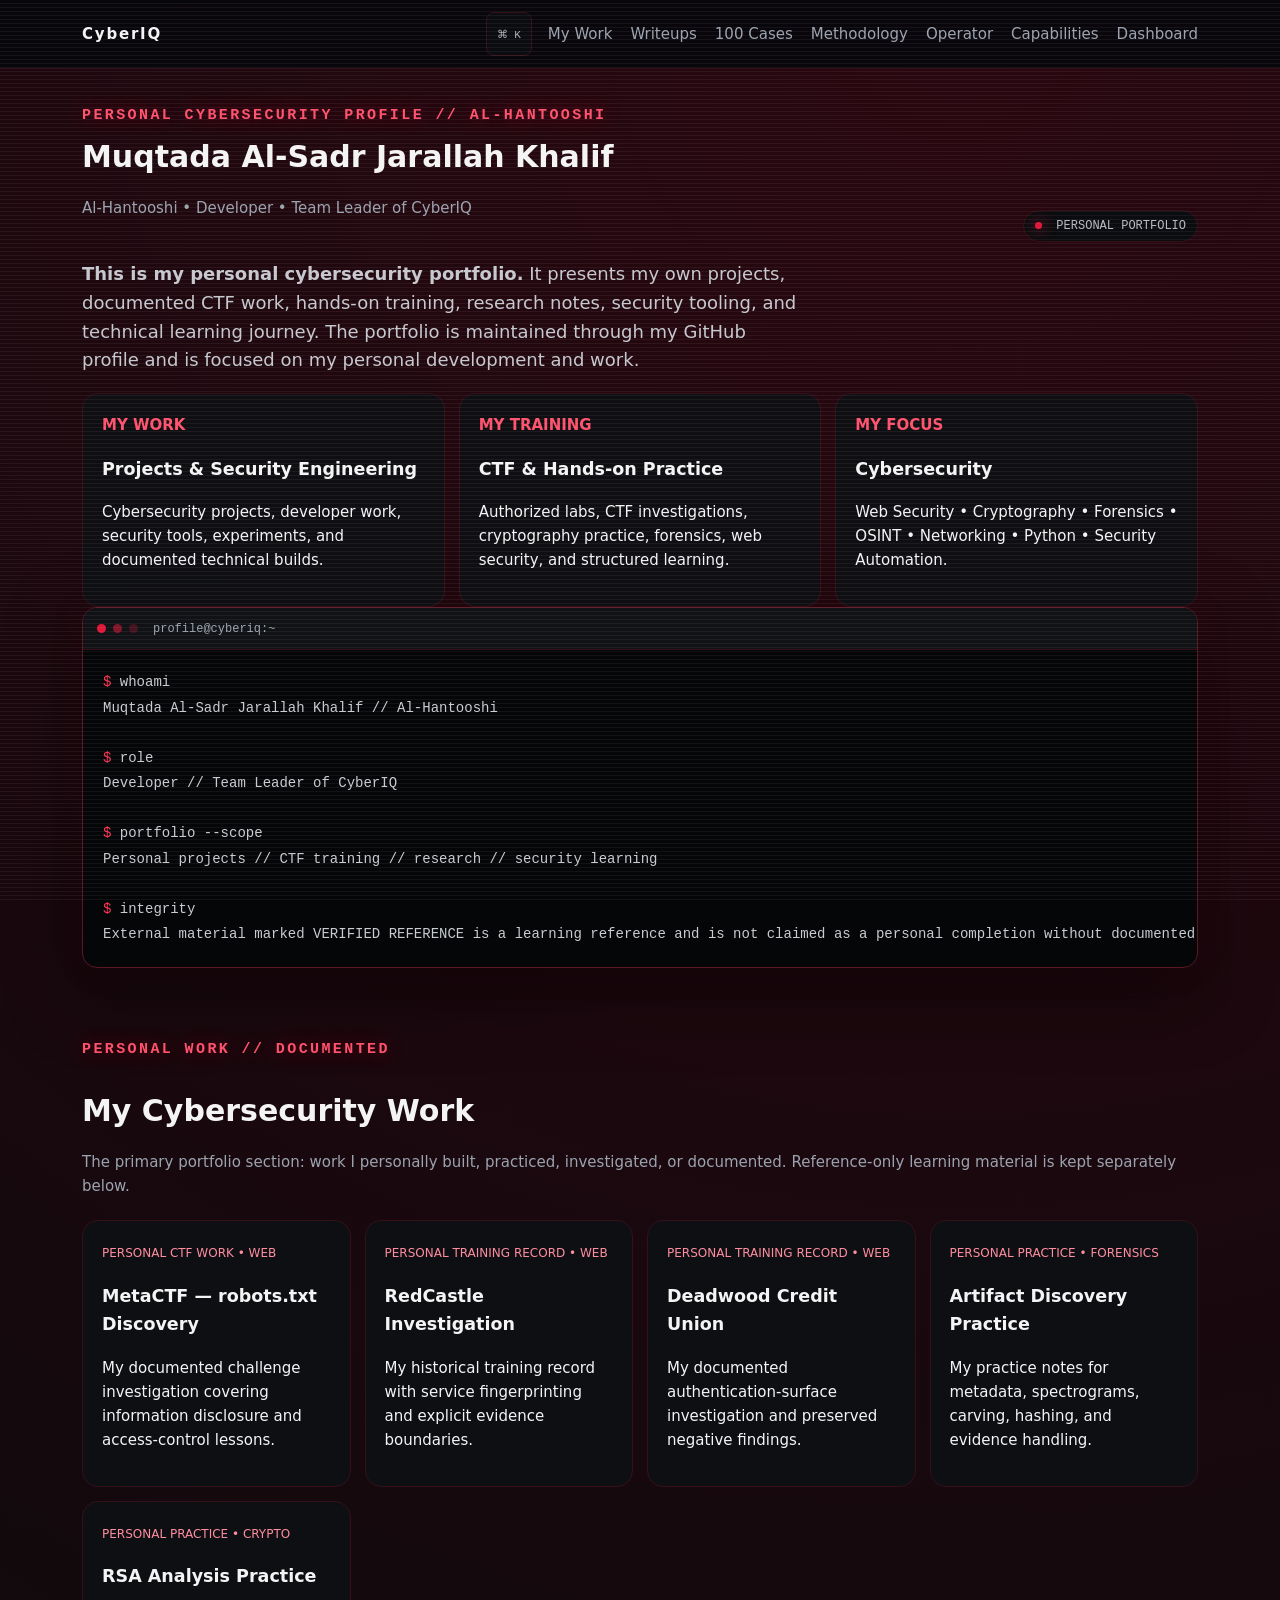
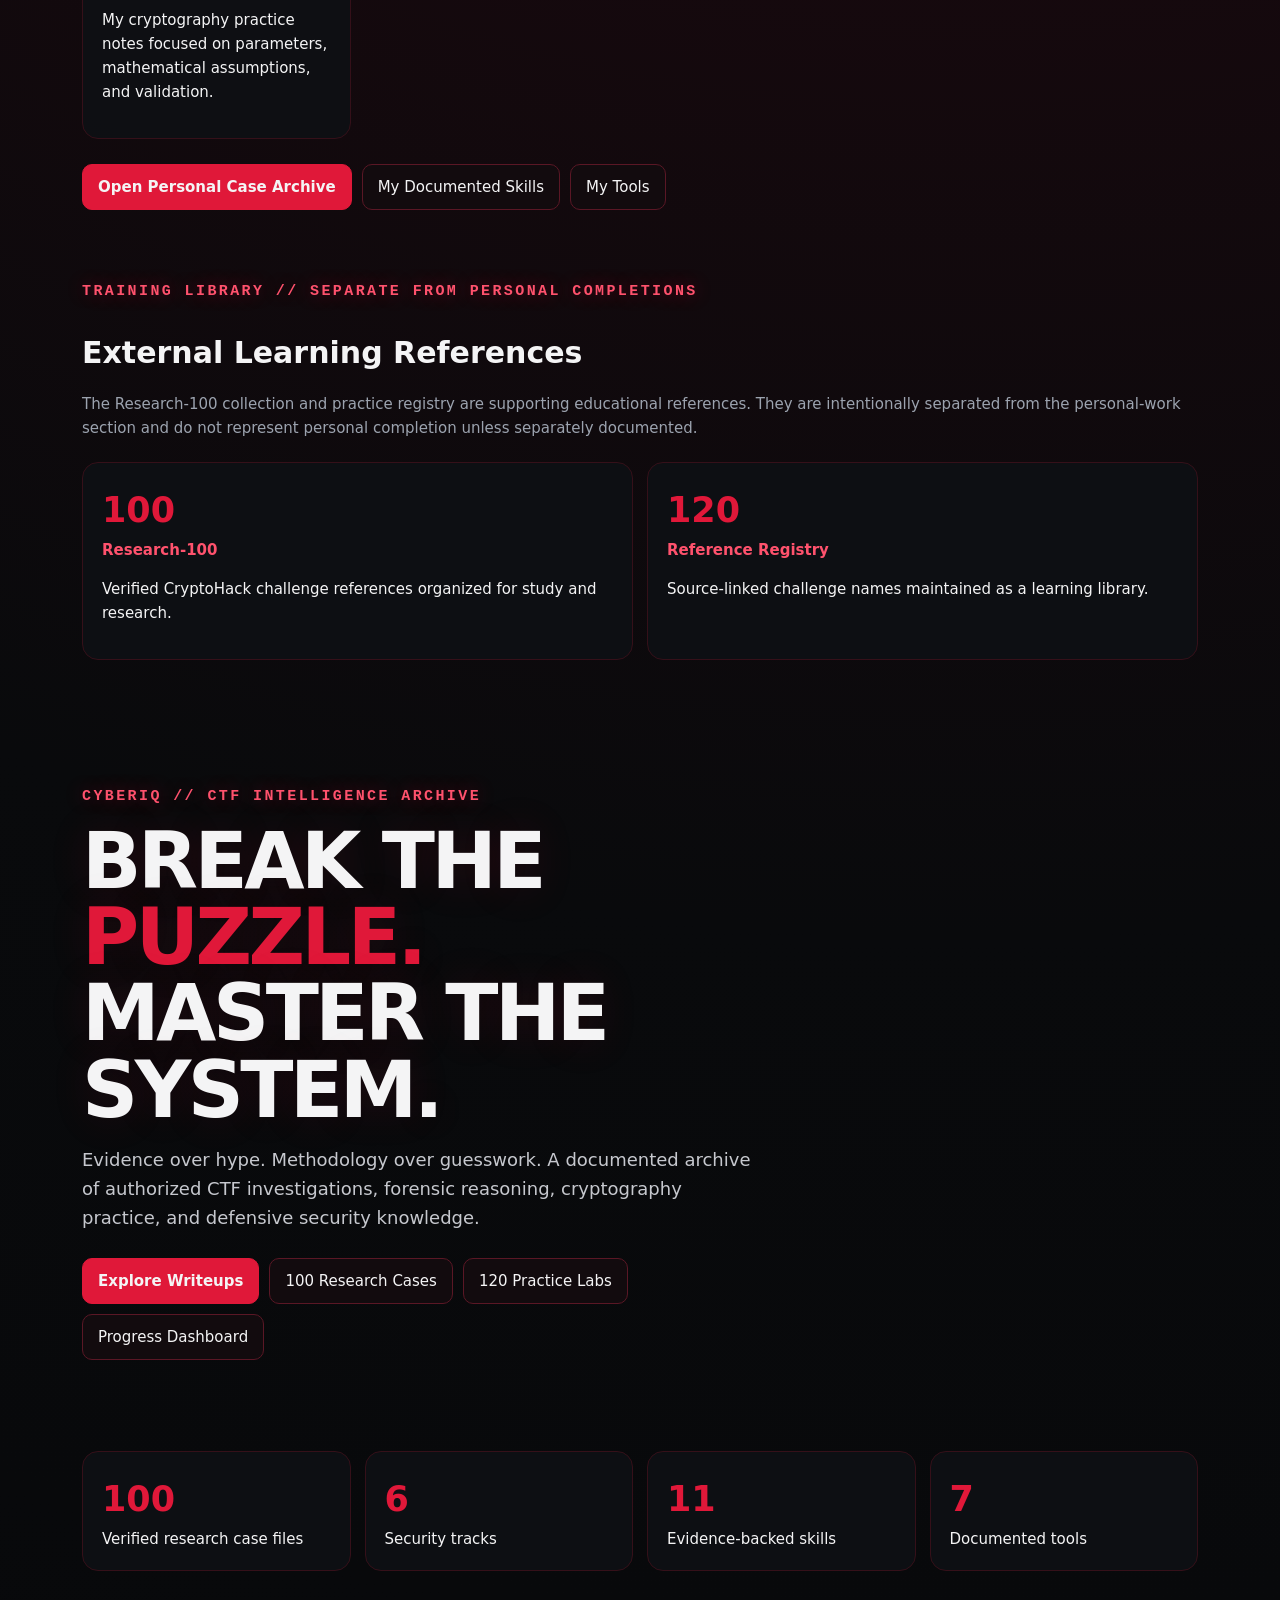
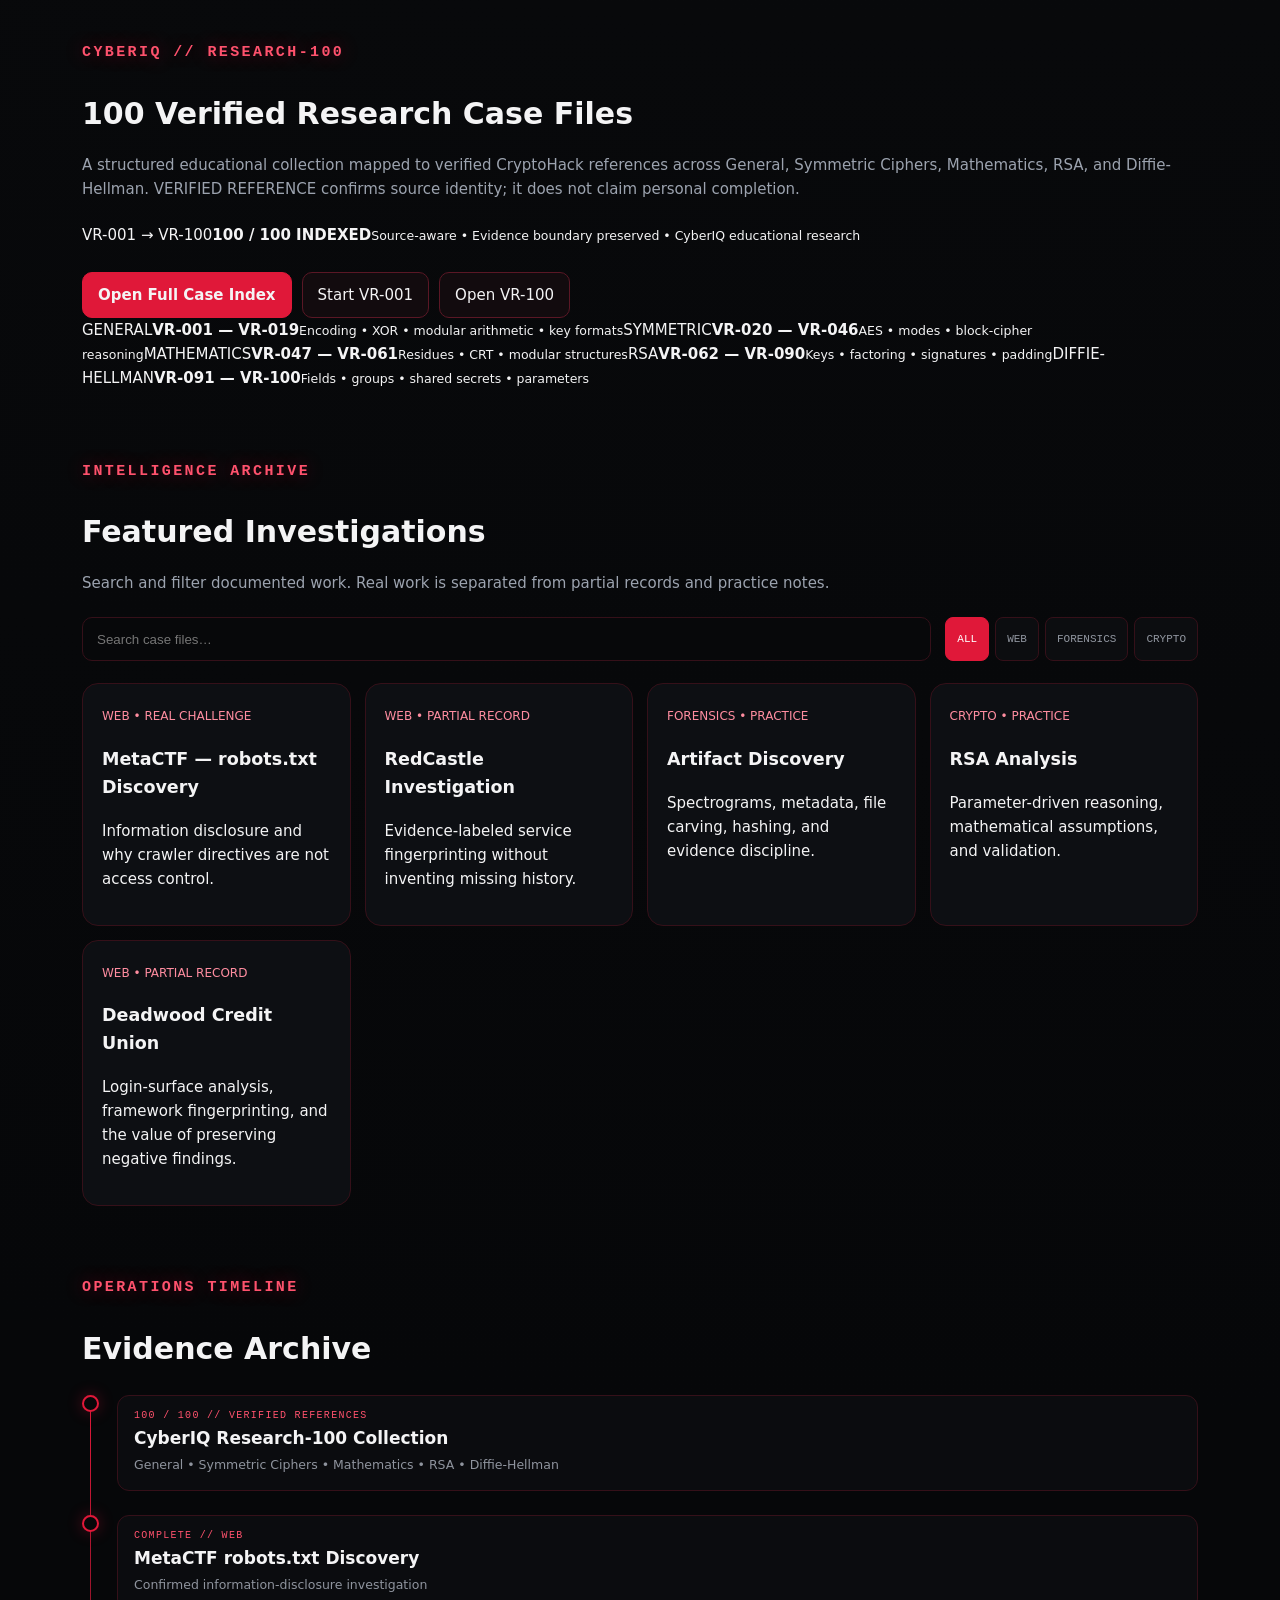
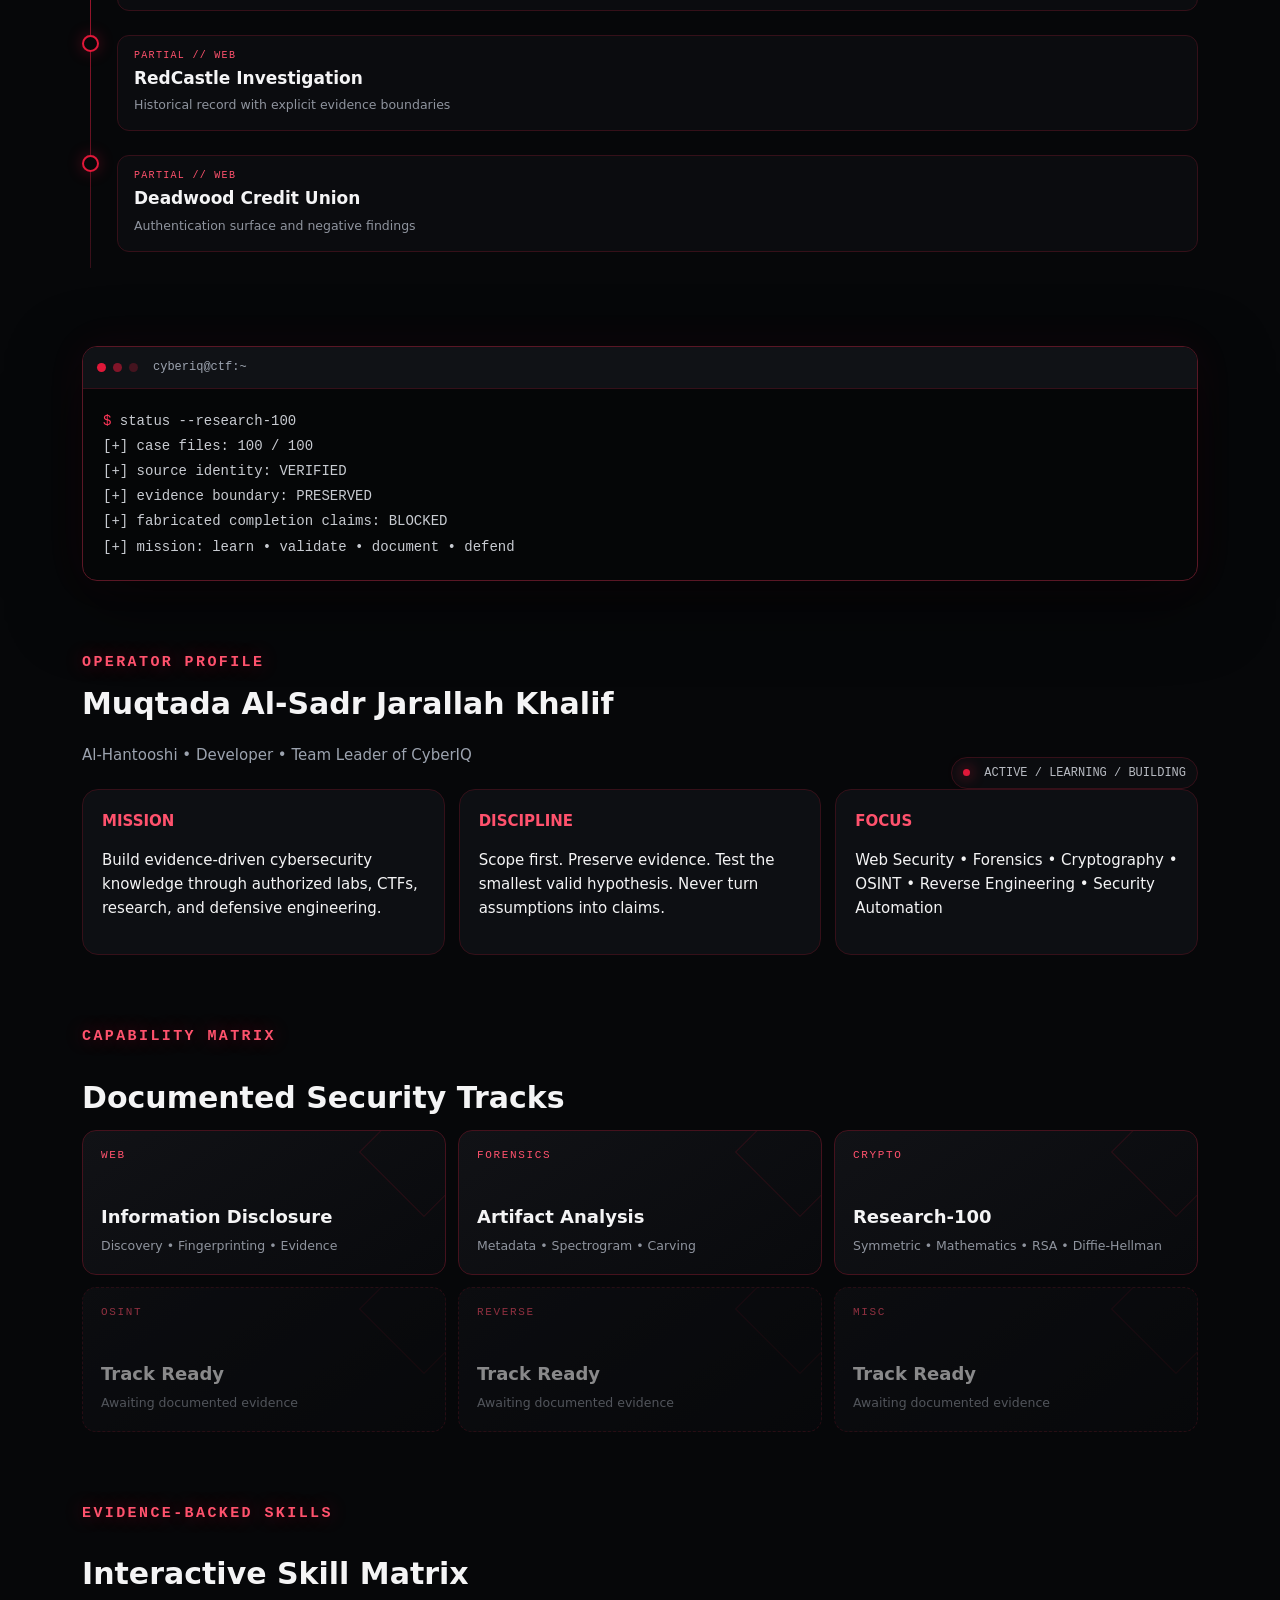
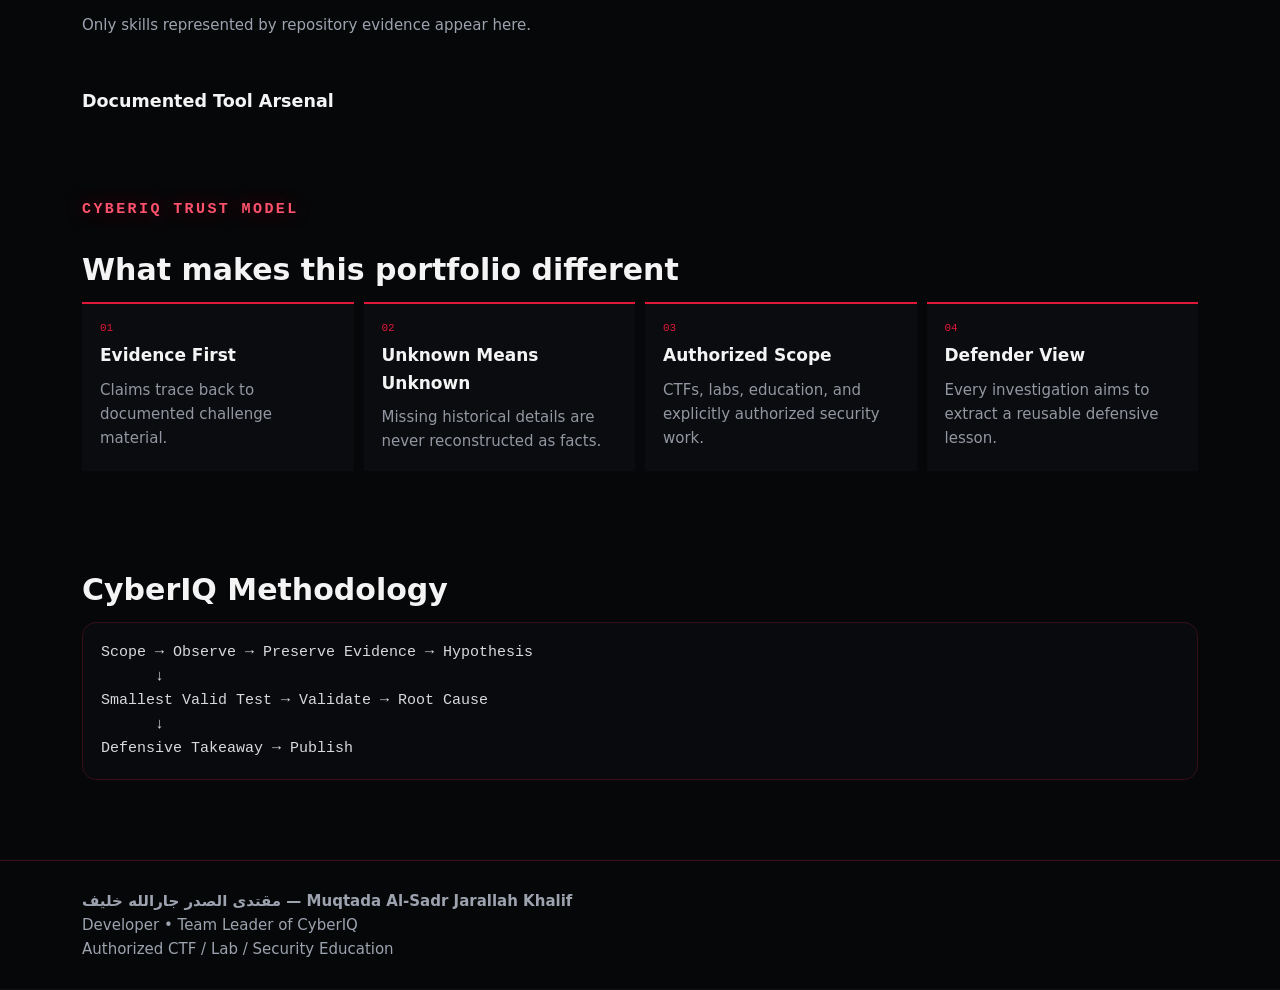
<file: index.html>
<!doctype html><html lang="en"><head><meta charset="utf-8"><meta name="viewport" content="width=device-width,initial-scale=1"><meta name="description" content="CyberIQ evidence-driven CTF portfolio: authorized writeups, forensics, cryptography, web security, methodology and defensive lessons."><meta name="theme-color" content="#060709"><meta property="og:title" content="CyberIQ CTF Portfolio"><meta property="og:description" content="Evidence-driven authorized CTF investigations and cybersecurity knowledge."><meta property="og:type" content="website"><meta property="og:url" content="https://hfsduu5-coder.github.io/-CTF-Writeups-cyberiq/"><meta name="robots" content="index,follow"><meta name="color-scheme" content="dark"><meta name="twitter:card" content="summary_large_image"><link rel="manifest" href="manifest.webmanifest"><title>CyberIQ CTF Portfolio</title><link rel="stylesheet" href="site/style.css"></head><body><nav><div class="wrap"><div class="brand">CyberIQ</div><button id="cmd-open" class="cmd-open" aria-label="Open command palette">⌘ K</button><div class="navlinks"><a href="#my-work">My Work</a><a href="#writeups">Writeups</a><a href="#research-100">100 Cases</a><a href="#method">Methodology</a><a href="#operator">Operator</a><a href="#capabilities">Capabilities</a><a href="dashboard/index.html">Dashboard</a></div></div></nav><div class="scanlines"></div><main class="wrap"><section id="personal-work" class="personal-work"><div class="eyebrow">PERSONAL CYBERSECURITY PROFILE // AL-HANTOOSHI</div><div class="section-head"><div><h2>Muqtada Al-Sadr Jarallah Khalif</h2><p class="section-sub">Al-Hantooshi • Developer • Team Leader of CyberIQ</p></div><div class="status"><i></i> PERSONAL PORTFOLIO</div></div><p class="lead"><strong>This is my personal cybersecurity portfolio.</strong> It presents my own projects, documented CTF work, hands-on training, research notes, security tooling, and technical learning journey. The portfolio is maintained through my GitHub profile and is focused on my personal development and work.</p><div class="grid"><div class="card"><b>MY WORK</b><h3>Projects & Security Engineering</h3><p>Cybersecurity projects, developer work, security tools, experiments, and documented technical builds.</p></div><div class="card"><b>MY TRAINING</b><h3>CTF & Hands-on Practice</h3><p>Authorized labs, CTF investigations, cryptography practice, forensics, web security, and structured learning.</p></div><div class="card"><b>MY FOCUS</b><h3>Cybersecurity</h3><p>Web Security • Cryptography • Forensics • OSINT • Networking • Python • Security Automation.</p></div></div><div class="terminal"><div class="terminal-top"><span></span><span></span><span></span><b>profile@cyberiq:~</b></div><pre><em>$</em> whoami
Muqtada Al-Sadr Jarallah Khalif // Al-Hantooshi

<em>$</em> role
Developer // Team Leader of CyberIQ

<em>$</em> portfolio --scope
Personal projects // CTF training // research // security learning

<em>$</em> integrity
External material marked VERIFIED REFERENCE is a learning reference and is not claimed as a personal completion without documented evidence.</pre></div></section><section id="my-work"><div class="eyebrow">PERSONAL WORK // DOCUMENTED</div><h2>My Cybersecurity Work</h2><p class="section-sub">The primary portfolio section: work I personally built, practiced, investigated, or documented. Reference-only learning material is kept separately below.</p><div class="grid"><a class="card entry" data-track="web" href="cases/metactf-robots/"><span class="tag">PERSONAL CTF WORK • WEB</span><h3>MetaCTF — robots.txt Discovery</h3><p>My documented challenge investigation covering information disclosure and access-control lessons.</p></a><a class="card entry" data-track="web" href="cases/redcastle/"><span class="tag">PERSONAL TRAINING RECORD • WEB</span><h3>RedCastle Investigation</h3><p>My historical training record with service fingerprinting and explicit evidence boundaries.</p></a><a class="card entry" data-track="web" href="cases/deadwood/"><span class="tag">PERSONAL TRAINING RECORD • WEB</span><h3>Deadwood Credit Union</h3><p>My documented authentication-surface investigation and preserved negative findings.</p></a><a class="card entry" data-track="forensics" href="cases/forensics-artifact/"><span class="tag">PERSONAL PRACTICE • FORENSICS</span><h3>Artifact Discovery Practice</h3><p>My practice notes for metadata, spectrograms, carving, hashing, and evidence handling.</p></a><a class="card entry" data-track="crypto" href="cases/rsa-analysis/"><span class="tag">PERSONAL PRACTICE • CRYPTO</span><h3>RSA Analysis Practice</h3><p>My cryptography practice notes focused on parameters, mathematical assumptions, and validation.</p></a></div><div class="actions"><a class="btn primary" href="#writeups">Open Personal Case Archive</a><a class="btn" href="SKILLS.md">My Documented Skills</a><a class="btn" href="TOOLS.md">My Tools</a></div></section><section id="reference-library"><div class="eyebrow">TRAINING LIBRARY // SEPARATE FROM PERSONAL COMPLETIONS</div><h2>External Learning References</h2><p class="section-sub">The Research-100 collection and practice registry are supporting educational references. They are intentionally separated from the personal-work section and do not represent personal completion unless separately documented.</p><div class="grid"><a class="card" href="cases/research-100/"><div class="metric">100</div><b>Research-100</b><p>Verified CryptoHack challenge references organized for study and research.</p></a><a class="card" href="practice/"><div class="metric">120</div><b>Reference Registry</b><p>Source-linked challenge names maintained as a learning library.</p></a></div></section><header class="hero"><div><div class="eyebrow">CYBERIQ // CTF INTELLIGENCE ARCHIVE</div><h1>BREAK THE <span>PUZZLE.</span><br>MASTER THE SYSTEM.</h1><p class="lead">Evidence over hype. Methodology over guesswork. A documented archive of authorized CTF investigations, forensic reasoning, cryptography practice, and defensive security knowledge.</p><div class="actions"><a class="btn primary" href="#writeups">Explore Writeups</a><a class="btn" href="#research-100">100 Research Cases</a><a class="btn" href="practice/">120 Practice Labs</a><a class="btn" href="dashboard/index.html">Progress Dashboard</a></div></div></header><section><div class="grid"><div class="card"><div class="metric">100</div>Verified research case files</div><div class="card"><div class="metric" id="tracks">6</div>Security tracks</div><div class="card"><div class="metric" id="skills">11</div>Evidence-backed skills</div><div class="card"><div class="metric" id="tools">7</div>Documented tools</div></div></section><section id="research-100"><div class="eyebrow">CYBERIQ // RESEARCH-100</div><h2>100 Verified Research Case Files</h2><p class="section-sub">A structured educational collection mapped to verified CryptoHack references across General, Symmetric Ciphers, Mathematics, RSA, and Diffie-Hellman. VERIFIED REFERENCE confirms source identity; it does not claim personal completion.</p><div class="research-banner"><div><span>VR-001 → VR-100</span><strong>100 / 100 INDEXED</strong><small>Source-aware • Evidence boundary preserved • CyberIQ educational research</small></div><div class="actions"><a class="btn primary" href="cases/research-100/README.md">Open Full Case Index</a><a class="btn" href="cases/research-100/vr-001-ascii.md">Start VR-001</a><a class="btn" href="cases/research-100/vr-100-static-client-2.md">Open VR-100</a></div></div><div class="case-track-grid"><a href="cases/research-100/README.md" class="case-track"><span>GENERAL</span><strong>VR-001 — VR-019</strong><small>Encoding • XOR • modular arithmetic • key formats</small></a><a href="cases/research-100/README.md" class="case-track"><span>SYMMETRIC</span><strong>VR-020 — VR-046</strong><small>AES • modes • block-cipher reasoning</small></a><a href="cases/research-100/README.md" class="case-track"><span>MATHEMATICS</span><strong>VR-047 — VR-061</strong><small>Residues • CRT • modular structures</small></a><a href="cases/research-100/README.md" class="case-track"><span>RSA</span><strong>VR-062 — VR-090</strong><small>Keys • factoring • signatures • padding</small></a><a href="cases/research-100/README.md" class="case-track"><span>DIFFIE-HELLMAN</span><strong>VR-091 — VR-100</strong><small>Fields • groups • shared secrets • parameters</small></a></div></section><section id="writeups"><div class="eyebrow">INTELLIGENCE ARCHIVE</div><h2>Featured Investigations</h2><p class="section-sub">Search and filter documented work. Real work is separated from partial records and practice notes.</p><div class="archive-controls"><input id="case-search" type="search" placeholder="Search case files…" aria-label="Search case files"><div class="filters"><button class="active" data-filter="all">ALL</button><button data-filter="web">WEB</button><button data-filter="forensics">FORENSICS</button><button data-filter="crypto">CRYPTO</button></div></div><div class="grid"><a class="card entry" data-track="web" href="cases/metactf-robots/"><span class="tag">WEB • REAL CHALLENGE</span><h3>MetaCTF — robots.txt Discovery</h3><p>Information disclosure and why crawler directives are not access control.</p></a><a class="card entry" data-track="web" href="cases/redcastle/"><span class="tag">WEB • PARTIAL RECORD</span><h3>RedCastle Investigation</h3><p>Evidence-labeled service fingerprinting without inventing missing history.</p></a><a class="card entry" data-track="forensics" href="cases/forensics-artifact/"><span class="tag">FORENSICS • PRACTICE</span><h3>Artifact Discovery</h3><p>Spectrograms, metadata, file carving, hashing, and evidence discipline.</p></a><a class="card entry" data-track="crypto" href="cases/rsa-analysis/"><span class="tag">CRYPTO • PRACTICE</span><h3>RSA Analysis</h3><p>Parameter-driven reasoning, mathematical assumptions, and validation.</p></a><a class="card entry" data-track="web" href="cases/deadwood/"><span class="tag">WEB • PARTIAL RECORD</span><h3>Deadwood Credit Union</h3><p>Login-surface analysis, framework fingerprinting, and the value of preserving negative findings.</p></a></div></section><section id="timeline"><div class="eyebrow">OPERATIONS TIMELINE</div><h2>Evidence Archive</h2><div class="timeline"><a href="cases/research-100/README.md"><i></i><div><span>100 / 100 // VERIFIED REFERENCES</span><strong>CyberIQ Research-100 Collection</strong><small>General • Symmetric Ciphers • Mathematics • RSA • Diffie-Hellman</small></div></a><a href="cases/metactf-robots/"><i></i><div><span>COMPLETE // WEB</span><strong>MetaCTF robots.txt Discovery</strong><small>Confirmed information-disclosure investigation</small></div></a><a href="cases/redcastle/"><i></i><div><span>PARTIAL // WEB</span><strong>RedCastle Investigation</strong><small>Historical record with explicit evidence boundaries</small></div></a><a href="cases/deadwood/"><i></i><div><span>PARTIAL // WEB</span><strong>Deadwood Credit Union</strong><small>Authentication surface and negative findings</small></div></a></div></section><section><div class="terminal"><div class="terminal-top"><span></span><span></span><span></span><b>cyberiq@ctf:~</b></div><pre><em>$</em> status --research-100
[+] case files: 100 / 100
[+] source identity: VERIFIED
[+] evidence boundary: PRESERVED
[+] fabricated completion claims: BLOCKED
[+] mission: learn • validate • document • defend</pre></div></section><section id="operator"><div class="section-head"><div><div class="eyebrow">OPERATOR PROFILE</div><h2>Muqtada Al-Sadr Jarallah Khalif</h2><p class="section-sub">Al-Hantooshi • Developer • Team Leader of CyberIQ</p></div><div class="status"><i></i> ACTIVE / LEARNING / BUILDING</div></div><div class="grid"><div class="card"><b>MISSION</b><p>Build evidence-driven cybersecurity knowledge through authorized labs, CTFs, research, and defensive engineering.</p></div><div class="card"><b>DISCIPLINE</b><p>Scope first. Preserve evidence. Test the smallest valid hypothesis. Never turn assumptions into claims.</p></div><div class="card"><b>FOCUS</b><p>Web Security • Forensics • Cryptography • OSINT • Reverse Engineering • Security Automation</p></div></div></section><section id="capabilities"><div class="eyebrow">CAPABILITY MATRIX</div><h2>Documented Security Tracks</h2><div class="cap-grid"><div class="cap"><span>WEB</span><strong>Information Disclosure</strong><small>Discovery • Fingerprinting • Evidence</small></div><div class="cap"><span>FORENSICS</span><strong>Artifact Analysis</strong><small>Metadata • Spectrogram • Carving</small></div><div class="cap"><span>CRYPTO</span><strong>Research-100</strong><small>Symmetric • Mathematics • RSA • Diffie-Hellman</small></div><div class="cap muted"><span>OSINT</span><strong>Track Ready</strong><small>Awaiting documented evidence</small></div><div class="cap muted"><span>REVERSE</span><strong>Track Ready</strong><small>Awaiting documented evidence</small></div><div class="cap muted"><span>MISC</span><strong>Track Ready</strong><small>Awaiting documented evidence</small></div></div></section><section id="skills-matrix"><div class="eyebrow">EVIDENCE-BACKED SKILLS</div><h2>Interactive Skill Matrix</h2><p class="section-sub">Only skills represented by repository evidence appear here.</p><div id="skill-matrix" class="skill-matrix"></div><h3 class="arsenal-title">Documented Tool Arsenal</h3><div id="tool-arsenal" class="tool-arsenal"></div></section><section id="principles"><div class="eyebrow">CYBERIQ TRUST MODEL</div><h2>What makes this portfolio different</h2><div class="trust-grid"><div><b>01</b><strong>Evidence First</strong><p>Claims trace back to documented challenge material.</p></div><div><b>02</b><strong>Unknown Means Unknown</strong><p>Missing historical details are never reconstructed as facts.</p></div><div><b>03</b><strong>Authorized Scope</strong><p>CTFs, labs, education, and explicitly authorized security work.</p></div><div><b>04</b><strong>Defender View</strong><p>Every investigation aims to extract a reusable defensive lesson.</p></div></div></section><section id="method"><h2>CyberIQ Methodology</h2><div class="flow">Scope → Observe → Preserve Evidence → Hypothesis
      ↓
Smallest Valid Test → Validate → Root Cause
      ↓
Defensive Takeaway → Publish</div></section></main><footer><div class="wrap"><strong>مقتدى الصدر جارالله خليف — Muqtada Al-Sadr Jarallah Khalif</strong><br>Developer • Team Leader of CyberIQ<br>Authorized CTF / Lab / Security Education</div></footer><div id="command-palette" class="command-palette" hidden><div class="command-box" role="dialog" aria-modal="true" aria-label="CyberIQ command palette"><div class="command-head"><span>CYBERIQ // COMMAND PALETTE</span><kbd>ESC</kbd></div><input id="command-input" autocomplete="off" placeholder="Jump to investigations, skills, dashboard…"><div id="command-results" class="command-results"></div></div></div><button id="to-top" class="to-top" aria-label="Back to top">↑</button><script type="application/ld+json">{"@context":"https://schema.org","@type":"ProfilePage","name":"CyberIQ CTF Intelligence Portfolio","description":"Evidence-driven authorized CTF investigations and cybersecurity knowledge.","mainEntity":{"@type":"Person","name":"Muqtada Al-Sadr Jarallah Khalif","alternateName":"Al-Hantooshi","jobTitle":"Developer • Team Leader of CyberIQ"}}</script><script src="site/app.js"></script></body></html>
</file>
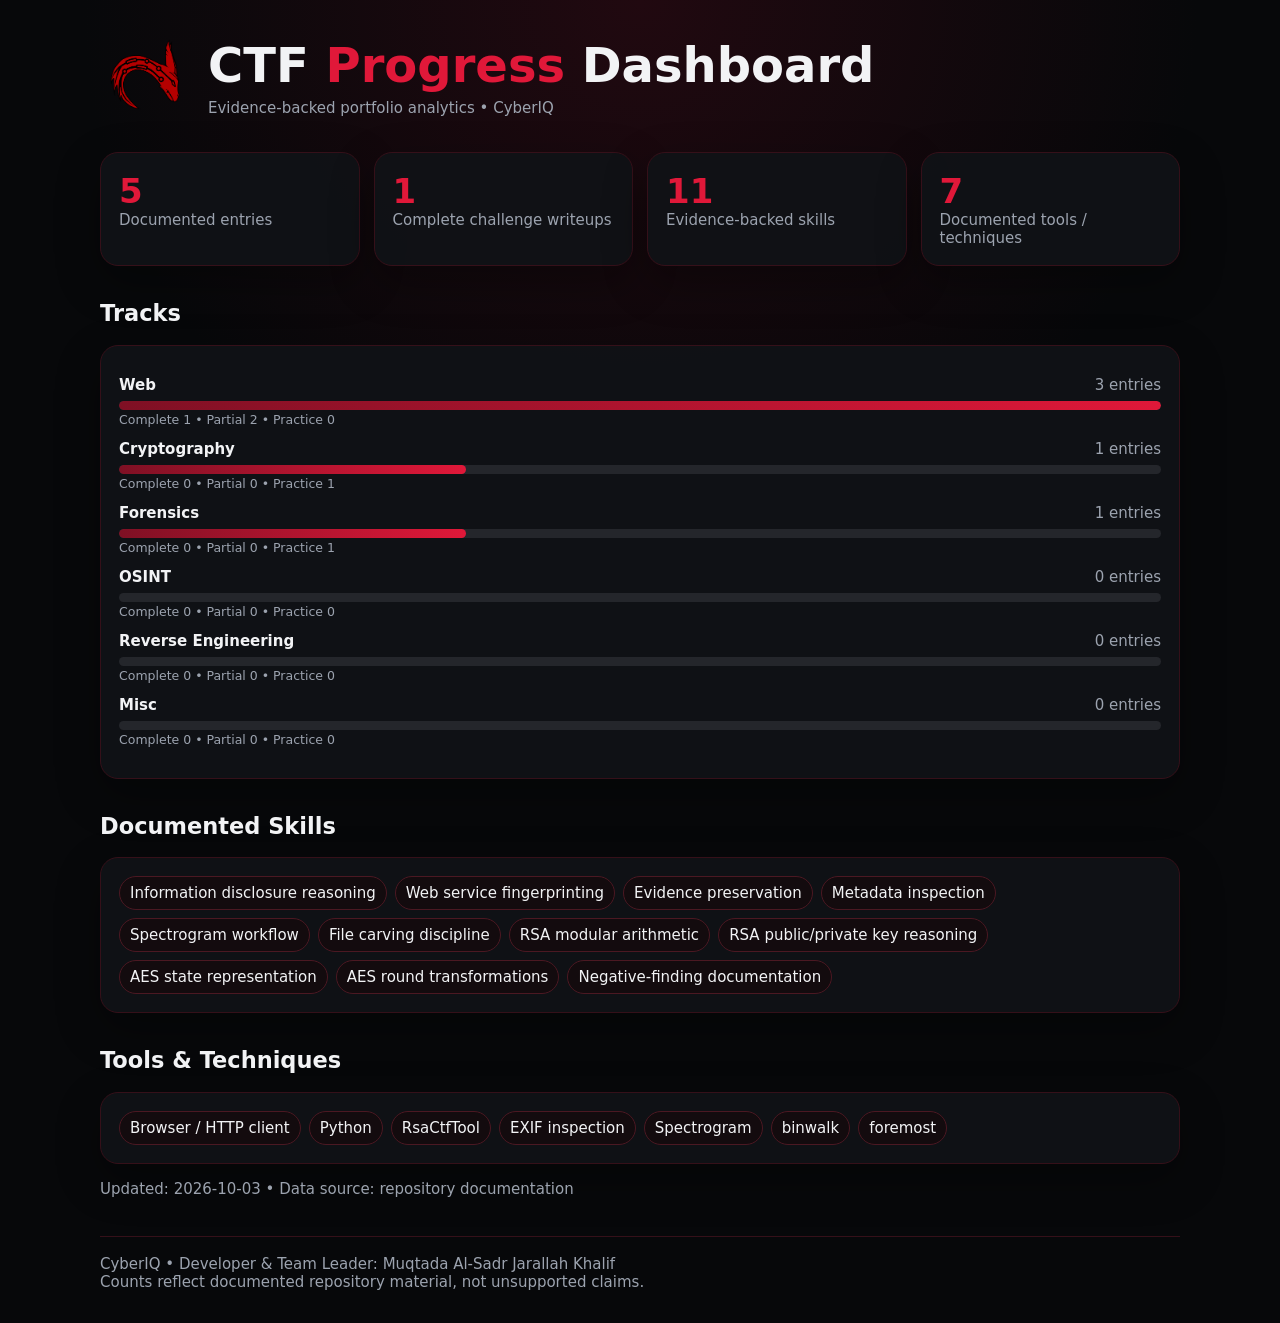
<file: dashboard/index.html>
<!doctype html>
<html lang="en"><head><meta charset="utf-8"><meta name="viewport" content="width=device-width,initial-scale=1">
<title>CyberIQ CTF Dashboard</title>
<style>
:root{--bg:#07080a;--panel:#101216;--line:#351019;--red:#e01839;--text:#f2f3f5;--muted:#9ca3af}*{box-sizing:border-box}body{margin:0;background:radial-gradient(circle at top,#210910 0,#07080a 38%);color:var(--text);font:15px system-ui,-apple-system,sans-serif}.wrap{max-width:1120px;margin:auto;padding:32px 20px}header{display:flex;align-items:center;gap:18px;margin-bottom:30px}header img{width:90px}h1{margin:0;font-size:clamp(28px,5vw,48px)}h1 span{color:var(--red)}.sub{color:var(--muted);margin-top:6px}.grid{display:grid;grid-template-columns:repeat(auto-fit,minmax(220px,1fr));gap:14px}.card{background:#101216e8;border:1px solid var(--line);border-radius:18px;padding:18px;box-shadow:0 16px 45px #0005}.metric{font-size:34px;font-weight:800;color:var(--red)}.label,.muted{color:var(--muted)}h2{margin-top:34px}.track{margin:12px 0}.track-head{display:flex;justify-content:space-between}.bar{height:9px;background:#24262b;border-radius:99px;overflow:hidden;margin-top:7px}.bar i{display:block;height:100%;background:linear-gradient(90deg,#7f1024,#e01839);border-radius:99px}.chips{display:flex;flex-wrap:wrap;gap:8px}.chip{border:1px solid #4b1822;border-radius:999px;padding:7px 10px;background:#130b0e}.legend{display:flex;gap:14px;flex-wrap:wrap;margin:16px 0;color:var(--muted)}footer{margin-top:38px;padding-top:18px;border-top:1px solid var(--line);color:var(--muted)}a{color:#ff526d}</style></head>
<body><main class="wrap"><header><img src="../assets/IMG_20261003_025605_506.PNG" alt="CyberIQ"><div><h1>CTF <span>Progress</span> Dashboard</h1><div class="sub">Evidence-backed portfolio analytics • CyberIQ</div></div></header>
<div id="app"><div class="card">Loading local project data…</div></div>
<footer>CyberIQ • Developer & Team Leader: Muqtada Al-Sadr Jarallah Khalif<br><span class="muted">Counts reflect documented repository material, not unsupported claims.</span></footer>
<script>
fetch("../data/progress.json").then(r=>r.json()).then(d=>{
 const tracks=Object.entries(d.tracks), total=tracks.reduce((n,[,v])=>n+v.complete+v.partial+v.practice,0), complete=tracks.reduce((n,[,v])=>n+v.complete,0);
 const max=Math.max(1,...tracks.map(([,v])=>v.complete+v.partial+v.practice));
 document.querySelector("#app").innerHTML=`
 <section class="grid"><div class="card"><div class="metric">${total}</div><div class="label">Documented entries</div></div><div class="card"><div class="metric">${complete}</div><div class="label">Complete challenge writeups</div></div><div class="card"><div class="metric">${d.documented_skills.length}</div><div class="label">Evidence-backed skills</div></div><div class="card"><div class="metric">${d.tools.length}</div><div class="label">Documented tools / techniques</div></div></section>
 <h2>Tracks</h2><section class="card">${tracks.map(([k,v])=>{let n=v.complete+v.partial+v.practice;return `<div class="track"><div class="track-head"><b>${k}</b><span class="muted">${n} entries</span></div><div class="bar"><i style="width:${n/max*100}%"></i></div><small class="muted">Complete ${v.complete} • Partial ${v.partial} • Practice ${v.practice}</small></div>`}).join("")}</section>
 <h2>Documented Skills</h2><section class="card chips">${d.documented_skills.map(x=>`<span class="chip">${x}</span>`).join("")}</section>
 <h2>Tools & Techniques</h2><section class="card chips">${d.tools.map(x=>`<span class="chip">${x}</span>`).join("")}</section>
 <div class="legend">Updated: ${d.updated} • Data source: repository documentation</div>`;
}).catch(()=>document.querySelector("#app").innerHTML='<div class="card">Open this page through GitHub Pages or a local HTTP server so the dashboard can load its JSON dataset.</div>');
</script></main></body></html>
</file>
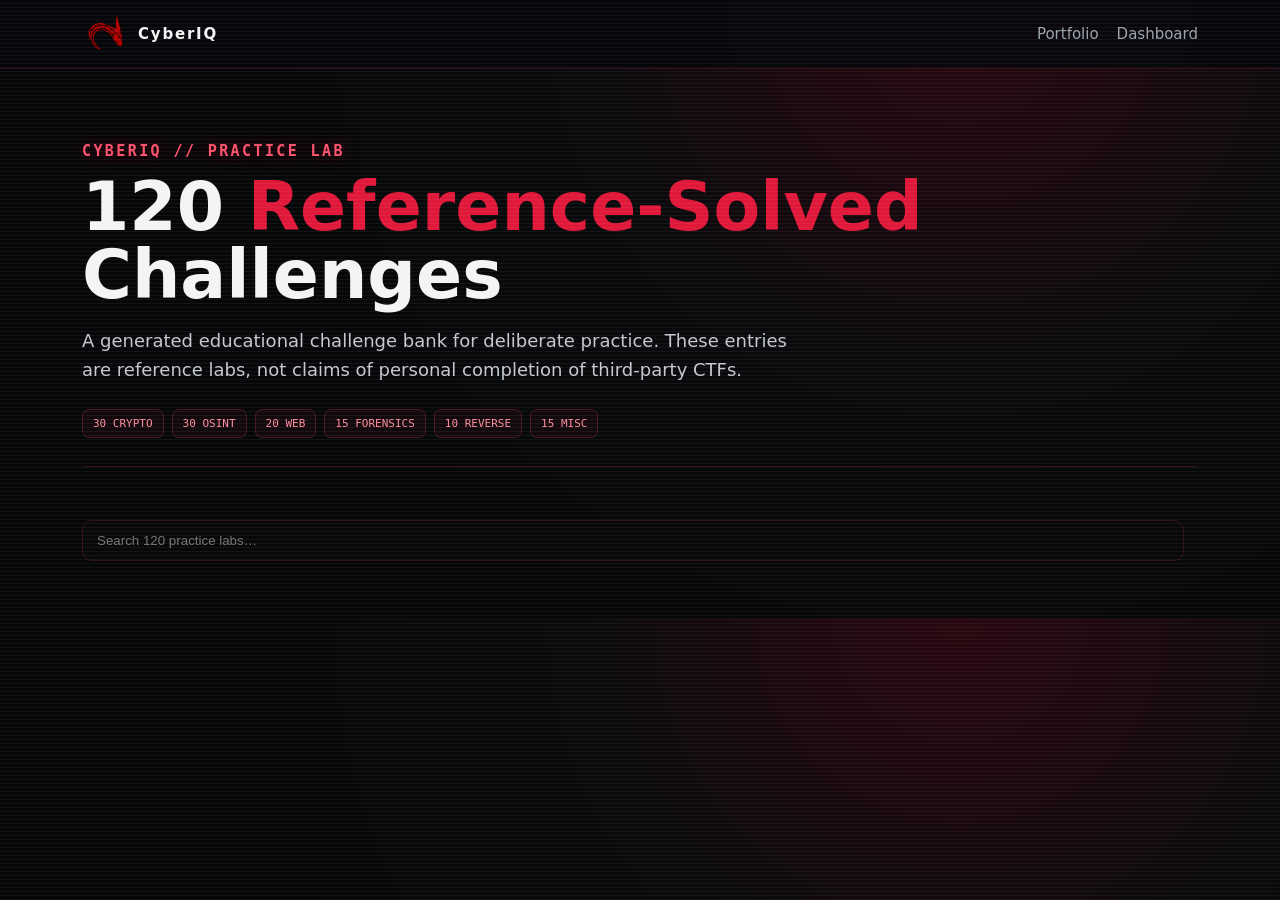
<file: practice/index.html>
<!doctype html><html><head><meta charset="utf-8"><meta name="viewport" content="width=device-width,initial-scale=1"><meta name="theme-color" content="#060709"><title>CyberIQ Practice Lab // 120 Challenges</title><link rel="stylesheet" href="../site/style.css"></head><body><nav><div class="wrap"><a class="brand" href="../"><img src="../assets/IMG_20261003_025605_506.PNG" alt="CyberIQ"> CyberIQ</a><div class="navlinks"><a href="../">Portfolio</a><a href="../dashboard/">Dashboard</a></div></div></nav><div class="scanlines"></div><main class="wrap"><header class="case-hero"><div class="eyebrow">CYBERIQ // PRACTICE LAB</div><h1>120 <span>Reference-Solved</span> Challenges</h1><p class="lead">A generated educational challenge bank for deliberate practice. These entries are reference labs, not claims of personal completion of third-party CTFs.</p><div class="case-meta"><span>30 CRYPTO</span><span>30 OSINT</span><span>20 WEB</span><span>15 FORENSICS</span><span>10 REVERSE</span><span>15 MISC</span></div></header><section><div class="archive-controls"><input id="q" type="search" placeholder="Search 120 practice labs…"><div class="filters" id="filters"></div></div><div id="count" class="section-sub"></div><div id="labs" class="lab-grid"></div></section></main><script>fetch("../data/practice-challenges.json").then(r=>r.json()).then(d=>{const labs=document.querySelector("#labs"),q=document.querySelector("#q"),fs=document.querySelector("#filters"),count=document.querySelector("#count");let cat="All";const cats=["All",...new Set(d.challenges.map(x=>x.category))];fs.innerHTML=cats.map((x,i)=>'<button class="'+(i?"":"active")+'" data-c="'+x+'">'+x+'</button>').join("");function draw(){let s=q.value.toLowerCase(),a=d.challenges.filter(x=>(cat==="All"||x.category===cat)&&JSON.stringify(x).toLowerCase().includes(s));count.textContent=a.length+" / "+d.count+" labs shown";labs.innerHTML=a.map(x=>'<details class="lab"><summary><span class="lab-id">#'+x.id+'</span><div><b>'+x.title+'</b><small>'+x.category+' • '+x.difficulty+'</small></div><em>'+x.status+'</em></summary><div class="lab-body"><h4>Scenario</h4><p>'+x.scenario+'</p><h4>Reference solution</h4><p>'+x.solution+'</p><h4>Defensive / learning takeaway</h4><p>'+x.lesson+'</p><div class="lab-note">'+x.provenance+' • Not a third-party completion claim</div></div></details>').join("")}q.oninput=draw;fs.onclick=e=>{if(e.target.dataset.c){cat=e.target.dataset.c;[...fs.children].forEach(b=>b.classList.toggle("active",b===e.target));draw()}};draw()})</script></body></html>
</file>
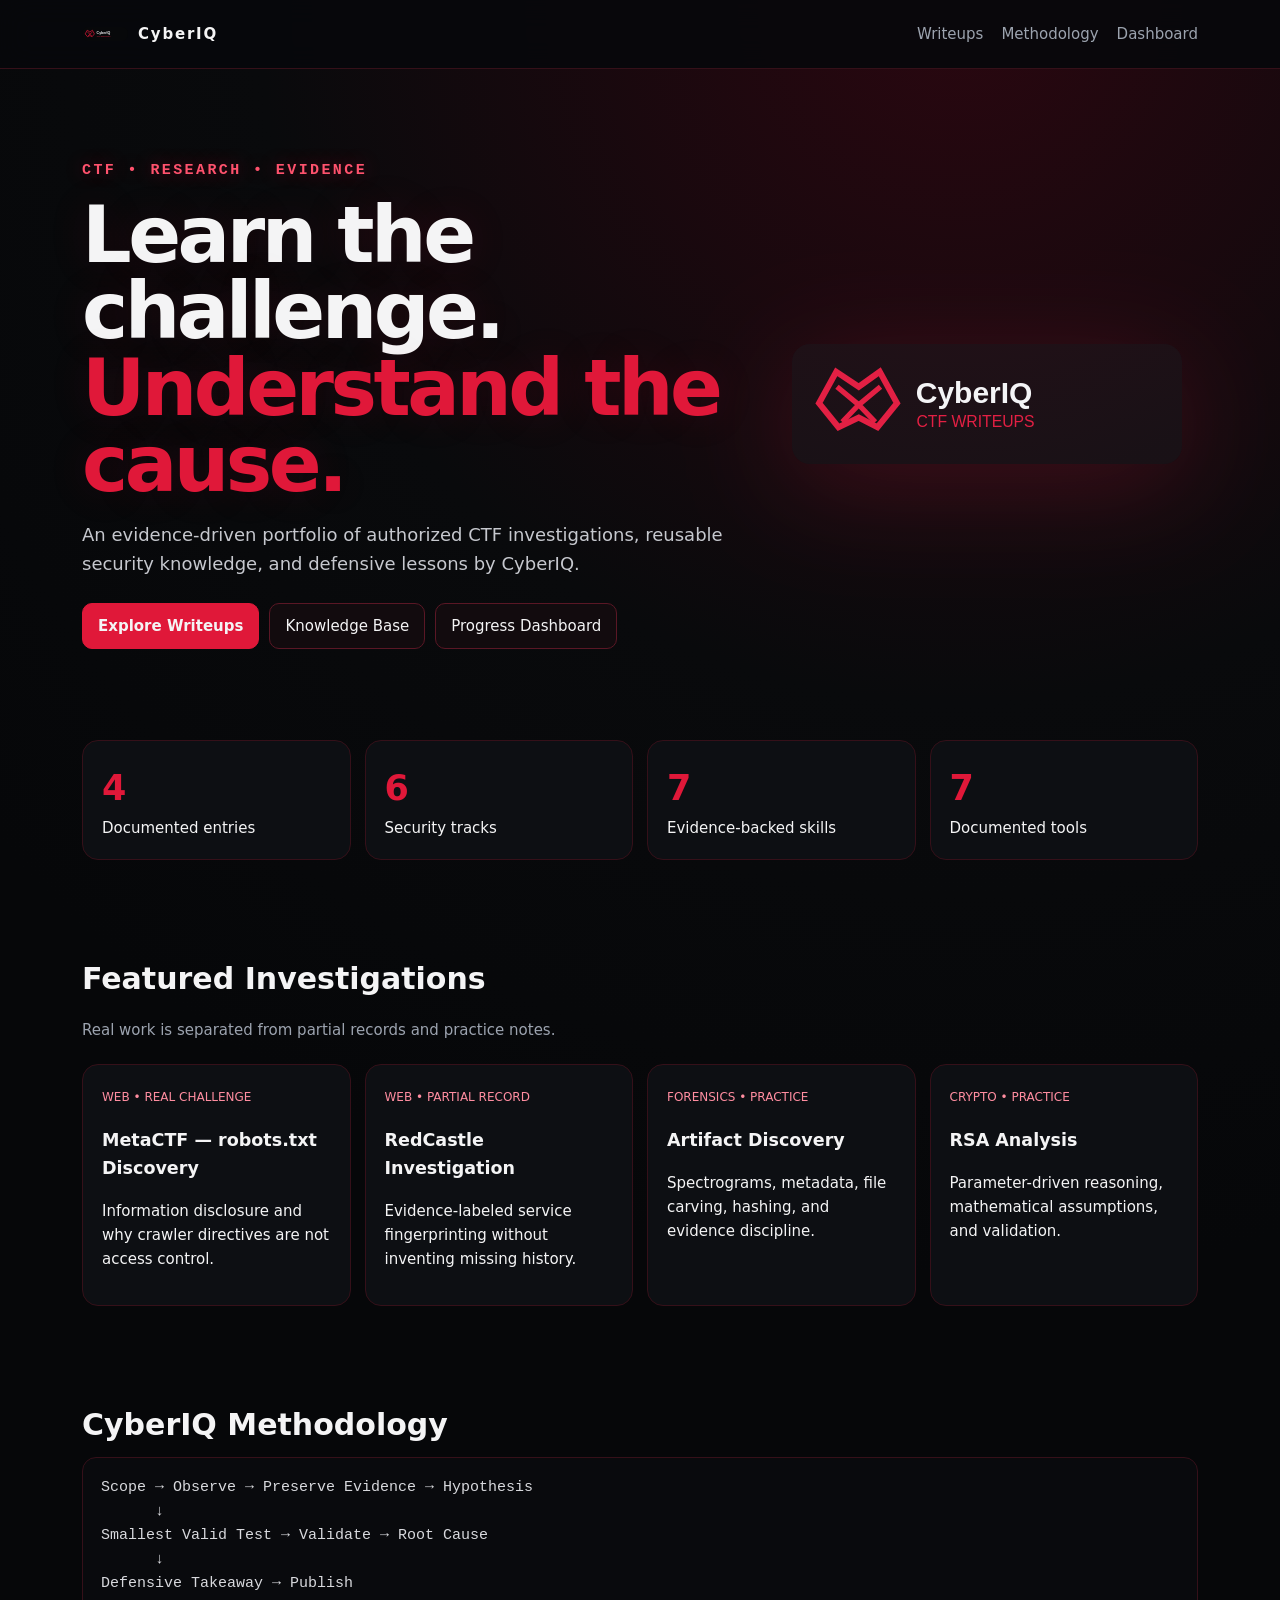
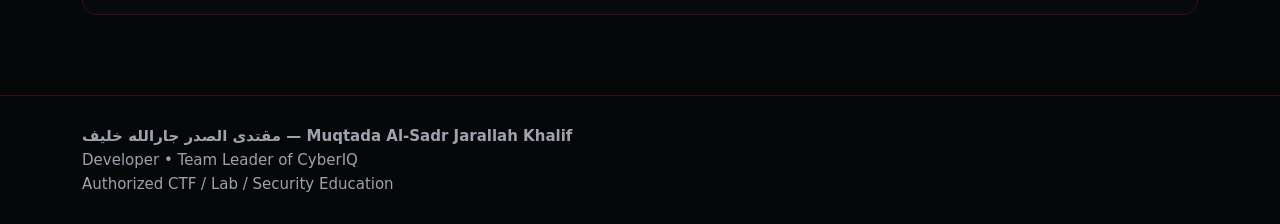
<file: site/index.html>
<!doctype html><html lang="en"><head><meta charset="utf-8"><meta name="viewport" content="width=device-width,initial-scale=1"><meta name="description" content="CyberIQ evidence-driven CTF portfolio and knowledge base."><title>CyberIQ CTF Portfolio</title><link rel="stylesheet" href="style.css"></head><body><nav><div class="wrap"><div class="brand"><img src="../assets/cyberiq-logo.svg" alt="CyberIQ"> CyberIQ</div><div class="navlinks"><a href="#writeups">Writeups</a><a href="#method">Methodology</a><a href="../dashboard/index.html">Dashboard</a></div></div></nav><main class="wrap"><header class="hero"><div><div class="eyebrow">CTF • Research • Evidence</div><h1>Learn the challenge.<br><span>Understand the cause.</span></h1><p class="lead">An evidence-driven portfolio of authorized CTF investigations, reusable security knowledge, and defensive lessons by CyberIQ.</p><div class="actions"><a class="btn primary" href="#writeups">Explore Writeups</a><a class="btn" href="../knowledge-base/README.md">Knowledge Base</a><a class="btn" href="../dashboard/index.html">Progress Dashboard</a></div></div><img class="hero-logo" src="../assets/cyberiq-logo.svg" alt="CyberIQ"></header><section><div class="grid"><div class="card"><div class="metric">4</div>Documented entries</div><div class="card"><div class="metric">6</div>Security tracks</div><div class="card"><div class="metric">7</div>Evidence-backed skills</div><div class="card"><div class="metric">7</div>Documented tools</div></div></section><section id="writeups"><h2>Featured Investigations</h2><p class="section-sub">Real work is separated from partial records and practice notes.</p><div class="grid"><a class="card entry" href="../web/metactf-robots-path-discovery.md"><span class="tag">WEB • REAL CHALLENGE</span><h3>MetaCTF — robots.txt Discovery</h3><p>Information disclosure and why crawler directives are not access control.</p></a><a class="card entry" href="../web/metactf-redcastle-investigation-record.md"><span class="tag">WEB • PARTIAL RECORD</span><h3>RedCastle Investigation</h3><p>Evidence-labeled service fingerprinting without inventing missing history.</p></a><a class="card entry" href="../forensics/artifact-discovery-practice.md"><span class="tag">FORENSICS • PRACTICE</span><h3>Artifact Discovery</h3><p>Spectrograms, metadata, file carving, hashing, and evidence discipline.</p></a><a class="card entry" href="../crypto/rsa-practice-notes.md"><span class="tag">CRYPTO • PRACTICE</span><h3>RSA Analysis</h3><p>Parameter-driven reasoning, mathematical assumptions, and validation.</p></a></div></section><section id="method"><h2>CyberIQ Methodology</h2><div class="flow">Scope → Observe → Preserve Evidence → Hypothesis
      ↓
Smallest Valid Test → Validate → Root Cause
      ↓
Defensive Takeaway → Publish</div></section></main><footer><div class="wrap"><strong>مقتدى الصدر جارالله خليف — Muqtada Al-Sadr Jarallah Khalif</strong><br>Developer • Team Leader of CyberIQ<br>Authorized CTF / Lab / Security Education</div></footer></body></html>
</file>
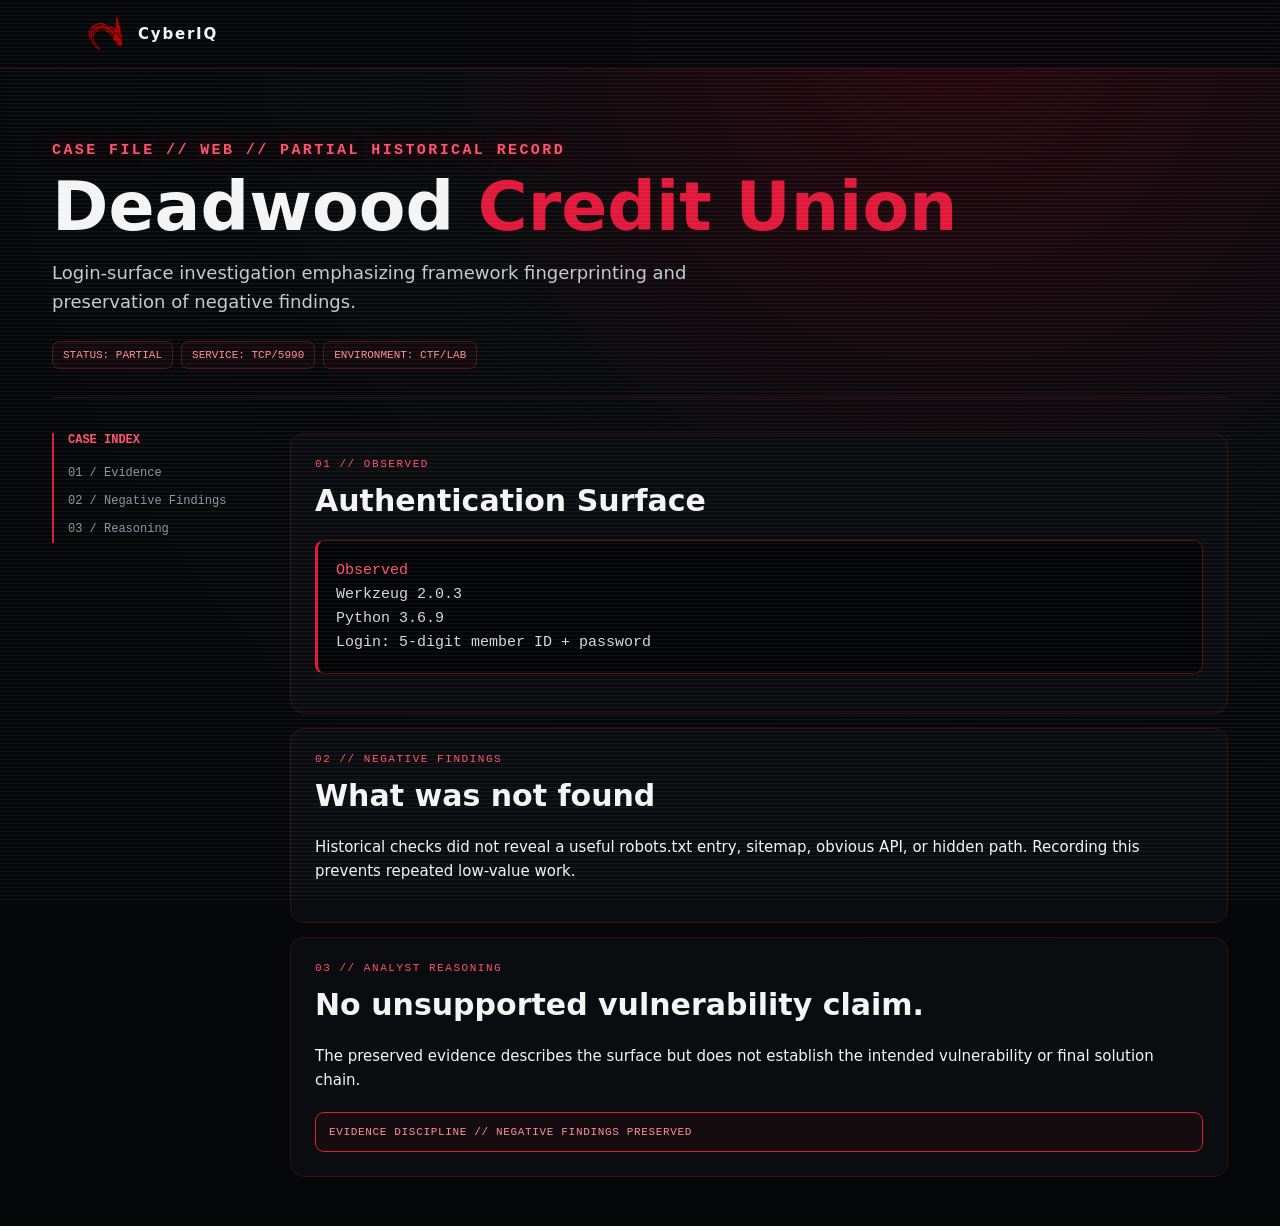
<file: cases/deadwood/index.html>
<!doctype html><html><head><meta charset="utf-8"><meta name="viewport" content="width=device-width,initial-scale=1"><meta name="theme-color" content="#060709"><title>Deadwood // CyberIQ</title><link rel="stylesheet" href="../../site/style.css"></head><body><nav><div class="wrap"><a class="brand" href="../../"><img src="../../assets/IMG_20261003_025605_506.PNG" alt="CyberIQ"> CyberIQ</a></div></nav><div class="scanlines"></div><main class="wrap case-page"><header class="case-hero"><div class="eyebrow">CASE FILE // WEB // PARTIAL HISTORICAL RECORD</div><h1>Deadwood <span>Credit Union</span></h1><p class="lead">Login-surface investigation emphasizing framework fingerprinting and preservation of negative findings.</p><div class="case-meta"><span>STATUS: PARTIAL</span><span>SERVICE: TCP/5990</span><span>ENVIRONMENT: CTF/LAB</span></div></header><section><div class="intel-grid"><aside class="case-index"><b>CASE INDEX</b><a href="#evidence">01 / Evidence</a><a href="#negative">02 / Negative Findings</a><a href="#reason">03 / Reasoning</a></aside><article><div id="evidence" class="intel-block"><div class="block-id">01 // OBSERVED</div><h2>Authentication Surface</h2><pre class="evidence"><em>Observed</em>
Werkzeug 2.0.3
Python 3.6.9
Login: 5-digit member ID + password</pre></div><div id="negative" class="intel-block"><div class="block-id">02 // NEGATIVE FINDINGS</div><h2>What was not found</h2><p>Historical checks did not reveal a useful robots.txt entry, sitemap, obvious API, or hidden path. Recording this prevents repeated low-value work.</p></div><div id="reason" class="intel-block"><div class="block-id">03 // ANALYST REASONING</div><h2>No unsupported vulnerability claim.</h2><p>The preserved evidence describes the surface but does not establish the intended vulnerability or final solution chain.</p><div class="verdict">EVIDENCE DISCIPLINE // NEGATIVE FINDINGS PRESERVED</div></div></article></div></section></main></body></html>
</file>
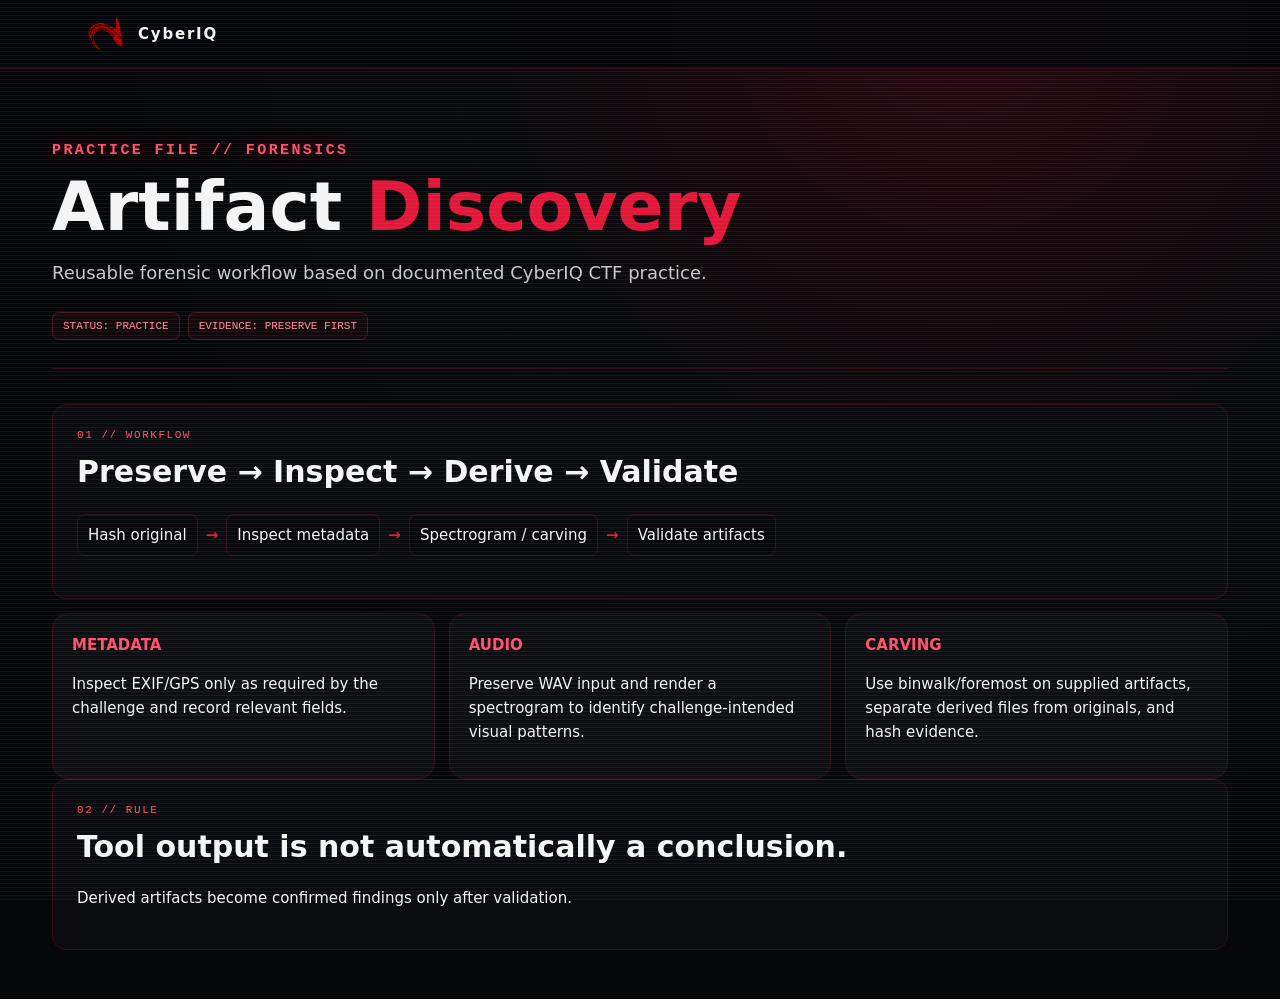
<file: cases/forensics-artifact/index.html>
<!doctype html><html><head><meta charset="utf-8"><meta name="viewport" content="width=device-width,initial-scale=1"><title>Artifact Discovery // CyberIQ</title><link rel="stylesheet" href="../../site/style.css"></head><body><nav><div class="wrap"><a class="brand" href="../../"><img src="../../assets/IMG_20261003_025605_506.PNG" alt="CyberIQ"> CyberIQ</a></div></nav><div class="scanlines"></div><main class="wrap case-page"><header class="case-hero"><div class="eyebrow">PRACTICE FILE // FORENSICS</div><h1>Artifact <span>Discovery</span></h1><p class="lead">Reusable forensic workflow based on documented CyberIQ CTF practice.</p><div class="case-meta"><span>STATUS: PRACTICE</span><span>EVIDENCE: PRESERVE FIRST</span></div></header><section><div class="intel-block"><div class="block-id">01 // WORKFLOW</div><h2>Preserve → Inspect → Derive → Validate</h2><div class="reasoning"><span>Hash original</span><b>→</b><span>Inspect metadata</span><b>→</b><span>Spectrogram / carving</span><b>→</b><span>Validate artifacts</span></div></div><div class="grid"><div class="card"><b>METADATA</b><p>Inspect EXIF/GPS only as required by the challenge and record relevant fields.</p></div><div class="card"><b>AUDIO</b><p>Preserve WAV input and render a spectrogram to identify challenge-intended visual patterns.</p></div><div class="card"><b>CARVING</b><p>Use binwalk/foremost on supplied artifacts, separate derived files from originals, and hash evidence.</p></div></div><div class="intel-block"><div class="block-id">02 // RULE</div><h2>Tool output is not automatically a conclusion.</h2><p>Derived artifacts become confirmed findings only after validation.</p></div></section></main></body></html>
</file>
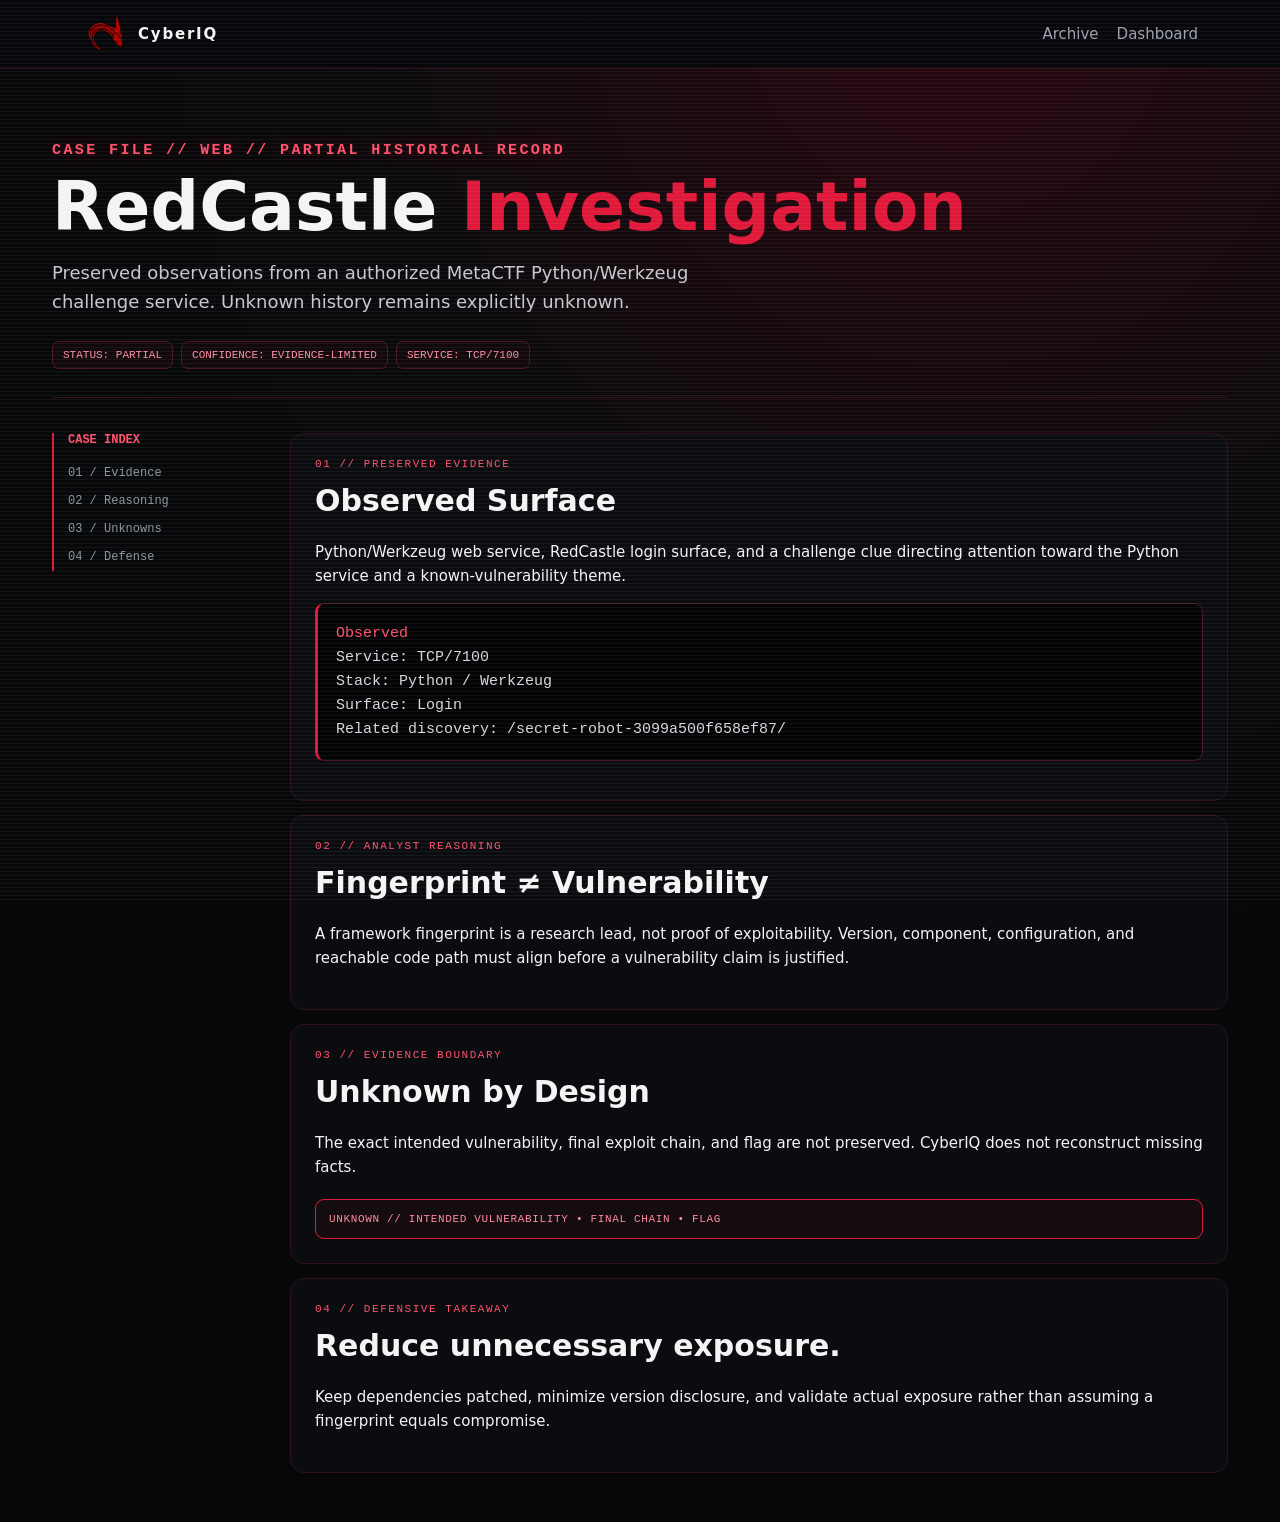
<file: cases/redcastle/index.html>
<!doctype html><html><head><meta charset="utf-8"><meta name="viewport" content="width=device-width,initial-scale=1"><meta name="theme-color" content="#060709"><title>RedCastle // CyberIQ</title><link rel="stylesheet" href="../../site/style.css"></head><body><nav><div class="wrap"><a class="brand" href="../../"><img src="../../assets/IMG_20261003_025605_506.PNG" alt="CyberIQ"> CyberIQ</a><div class="navlinks"><a href="../../#writeups">Archive</a><a href="../../dashboard/index.html">Dashboard</a></div></div></nav><div class="scanlines"></div><main class="wrap case-page"><header class="case-hero"><div class="eyebrow">CASE FILE // WEB // PARTIAL HISTORICAL RECORD</div><h1>RedCastle <span>Investigation</span></h1><p class="lead">Preserved observations from an authorized MetaCTF Python/Werkzeug challenge service. Unknown history remains explicitly unknown.</p><div class="case-meta"><span>STATUS: PARTIAL</span><span>CONFIDENCE: EVIDENCE-LIMITED</span><span>SERVICE: TCP/7100</span></div></header><section><div class="intel-grid"><aside class="case-index"><b>CASE INDEX</b><a href="#evidence">01 / Evidence</a><a href="#reason">02 / Reasoning</a><a href="#unknown">03 / Unknowns</a><a href="#defense">04 / Defense</a></aside><article><div id="evidence" class="intel-block"><div class="block-id">01 // PRESERVED EVIDENCE</div><h2>Observed Surface</h2><p>Python/Werkzeug web service, RedCastle login surface, and a challenge clue directing attention toward the Python service and a known-vulnerability theme.</p><pre class="evidence"><em>Observed</em>
Service: TCP/7100
Stack: Python / Werkzeug
Surface: Login
Related discovery: /secret-robot-3099a500f658ef87/</pre></div><div id="reason" class="intel-block"><div class="block-id">02 // ANALYST REASONING</div><h2>Fingerprint ≠ Vulnerability</h2><p>A framework fingerprint is a research lead, not proof of exploitability. Version, component, configuration, and reachable code path must align before a vulnerability claim is justified.</p></div><div id="unknown" class="intel-block"><div class="block-id">03 // EVIDENCE BOUNDARY</div><h2>Unknown by Design</h2><p>The exact intended vulnerability, final exploit chain, and flag are not preserved. CyberIQ does not reconstruct missing facts.</p><div class="verdict">UNKNOWN // INTENDED VULNERABILITY • FINAL CHAIN • FLAG</div></div><div id="defense" class="intel-block"><div class="block-id">04 // DEFENSIVE TAKEAWAY</div><h2>Reduce unnecessary exposure.</h2><p>Keep dependencies patched, minimize version disclosure, and validate actual exposure rather than assuming a fingerprint equals compromise.</p></div></article></div></section></main></body></html>
</file>
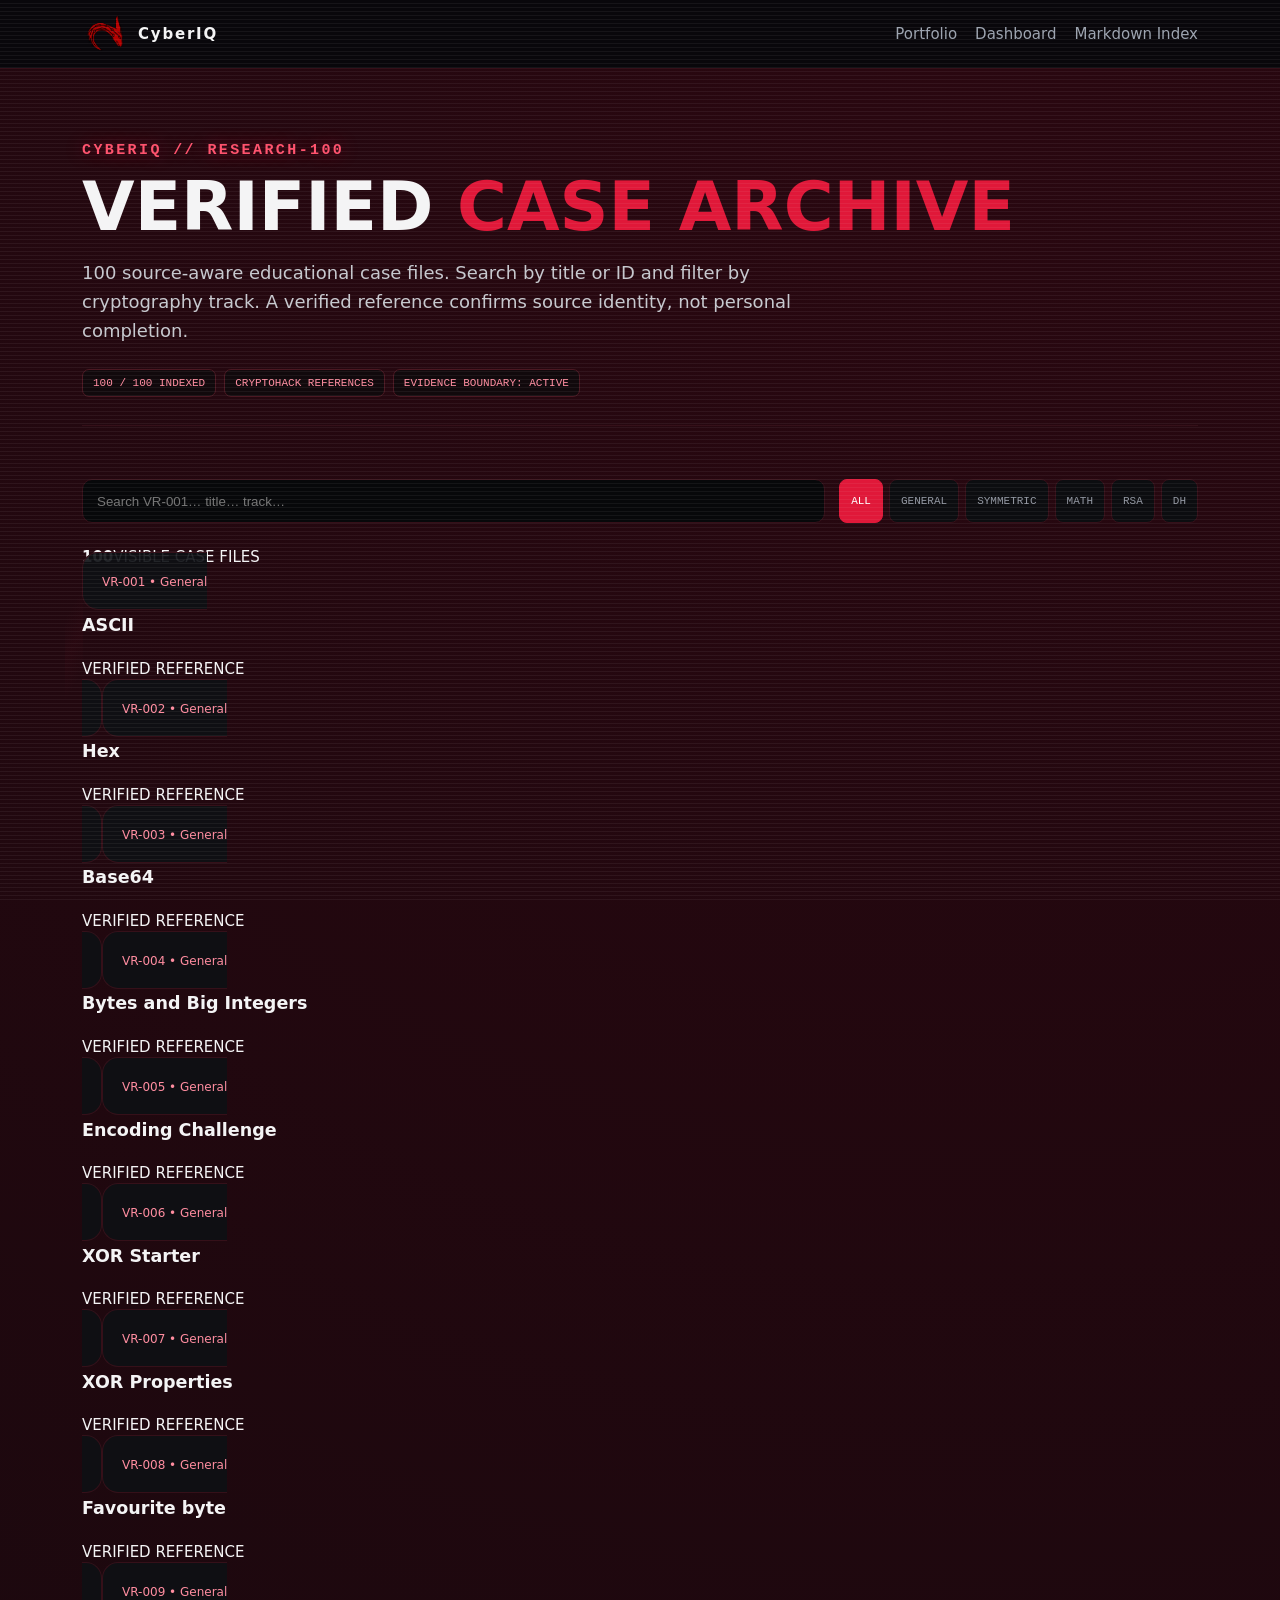
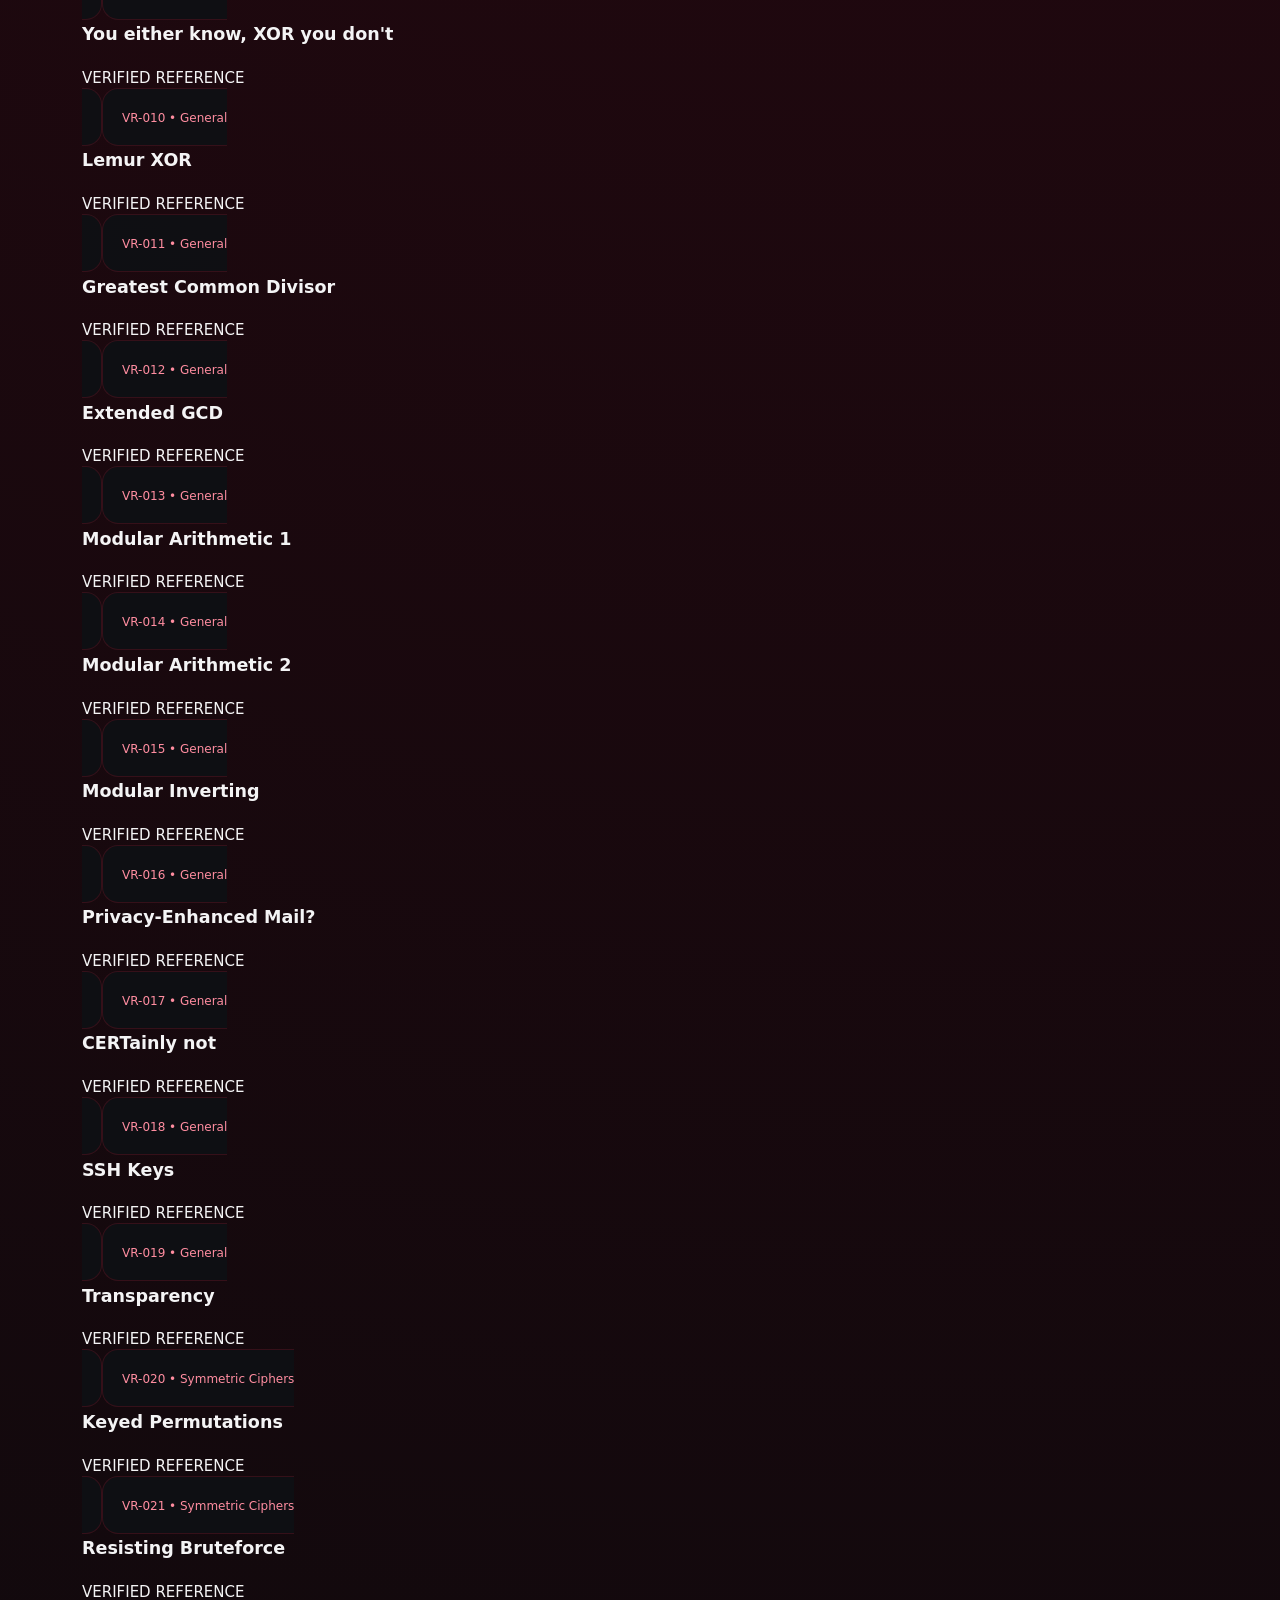
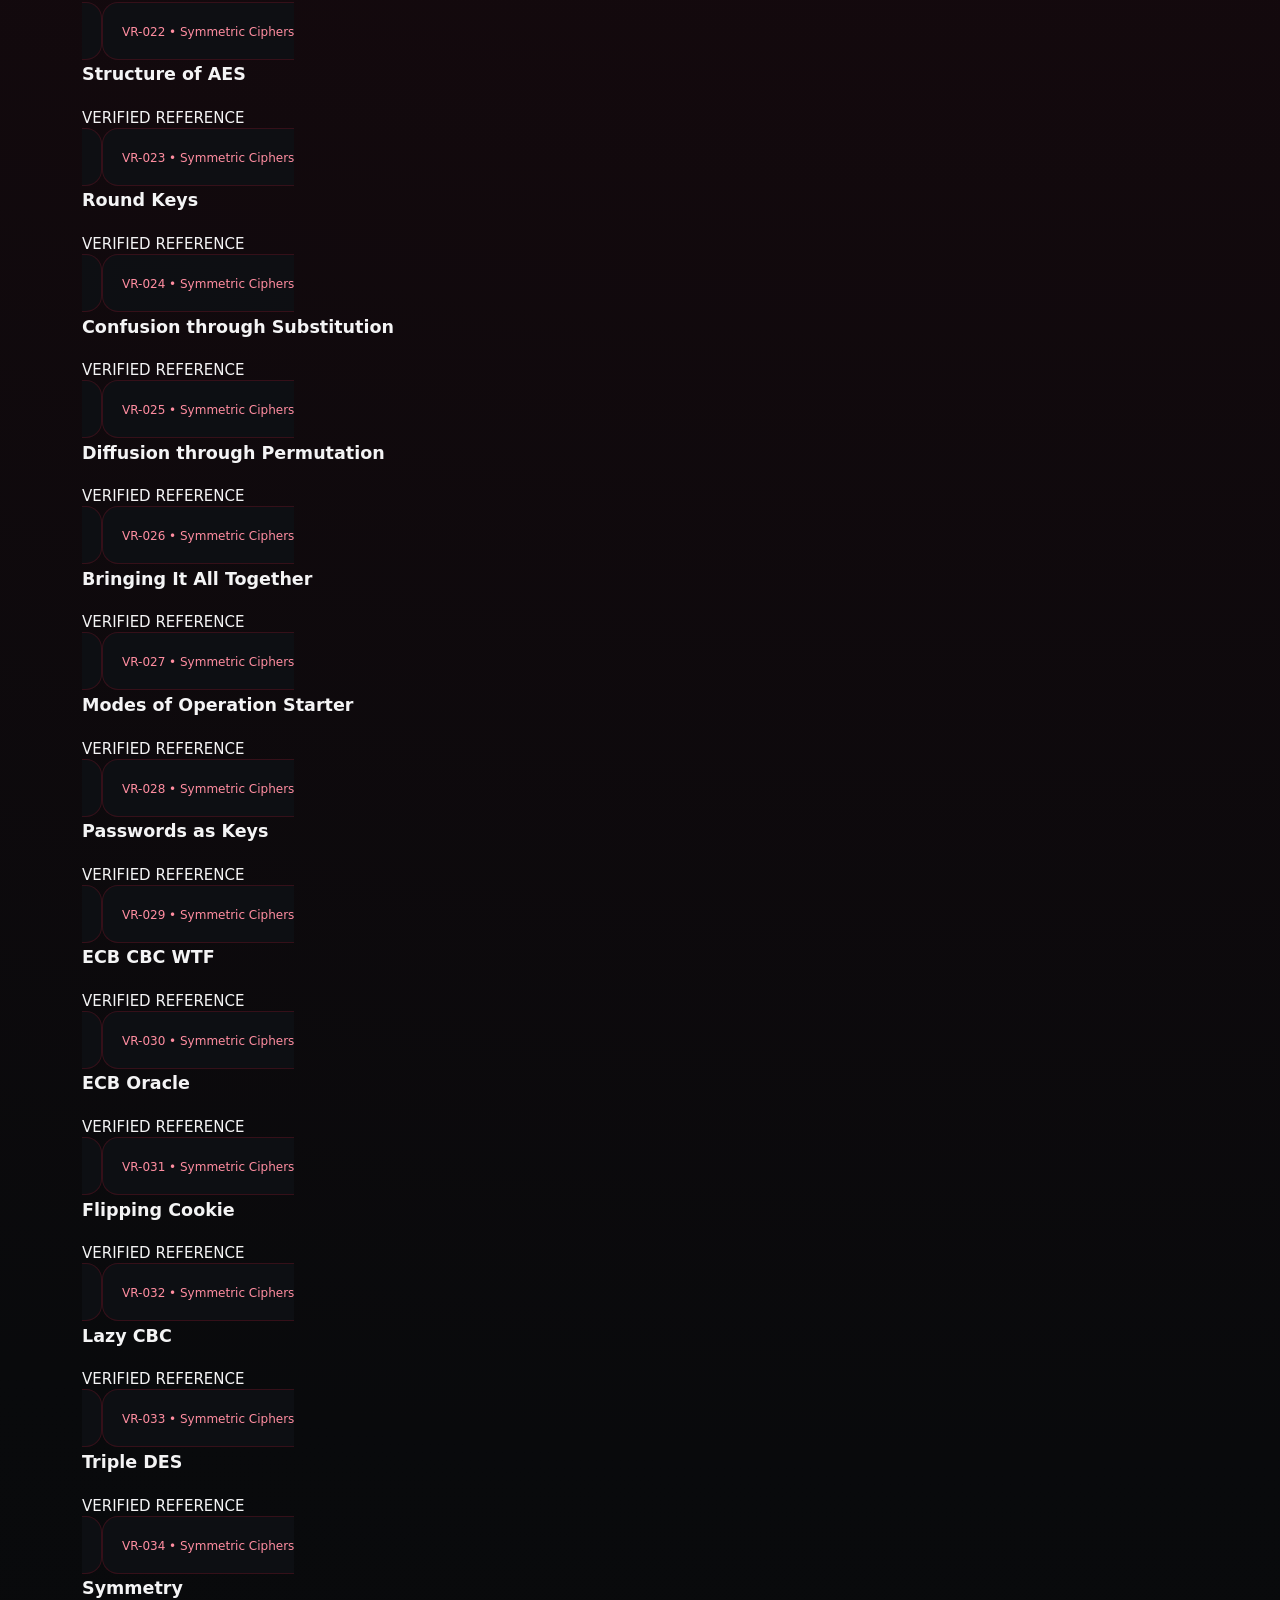
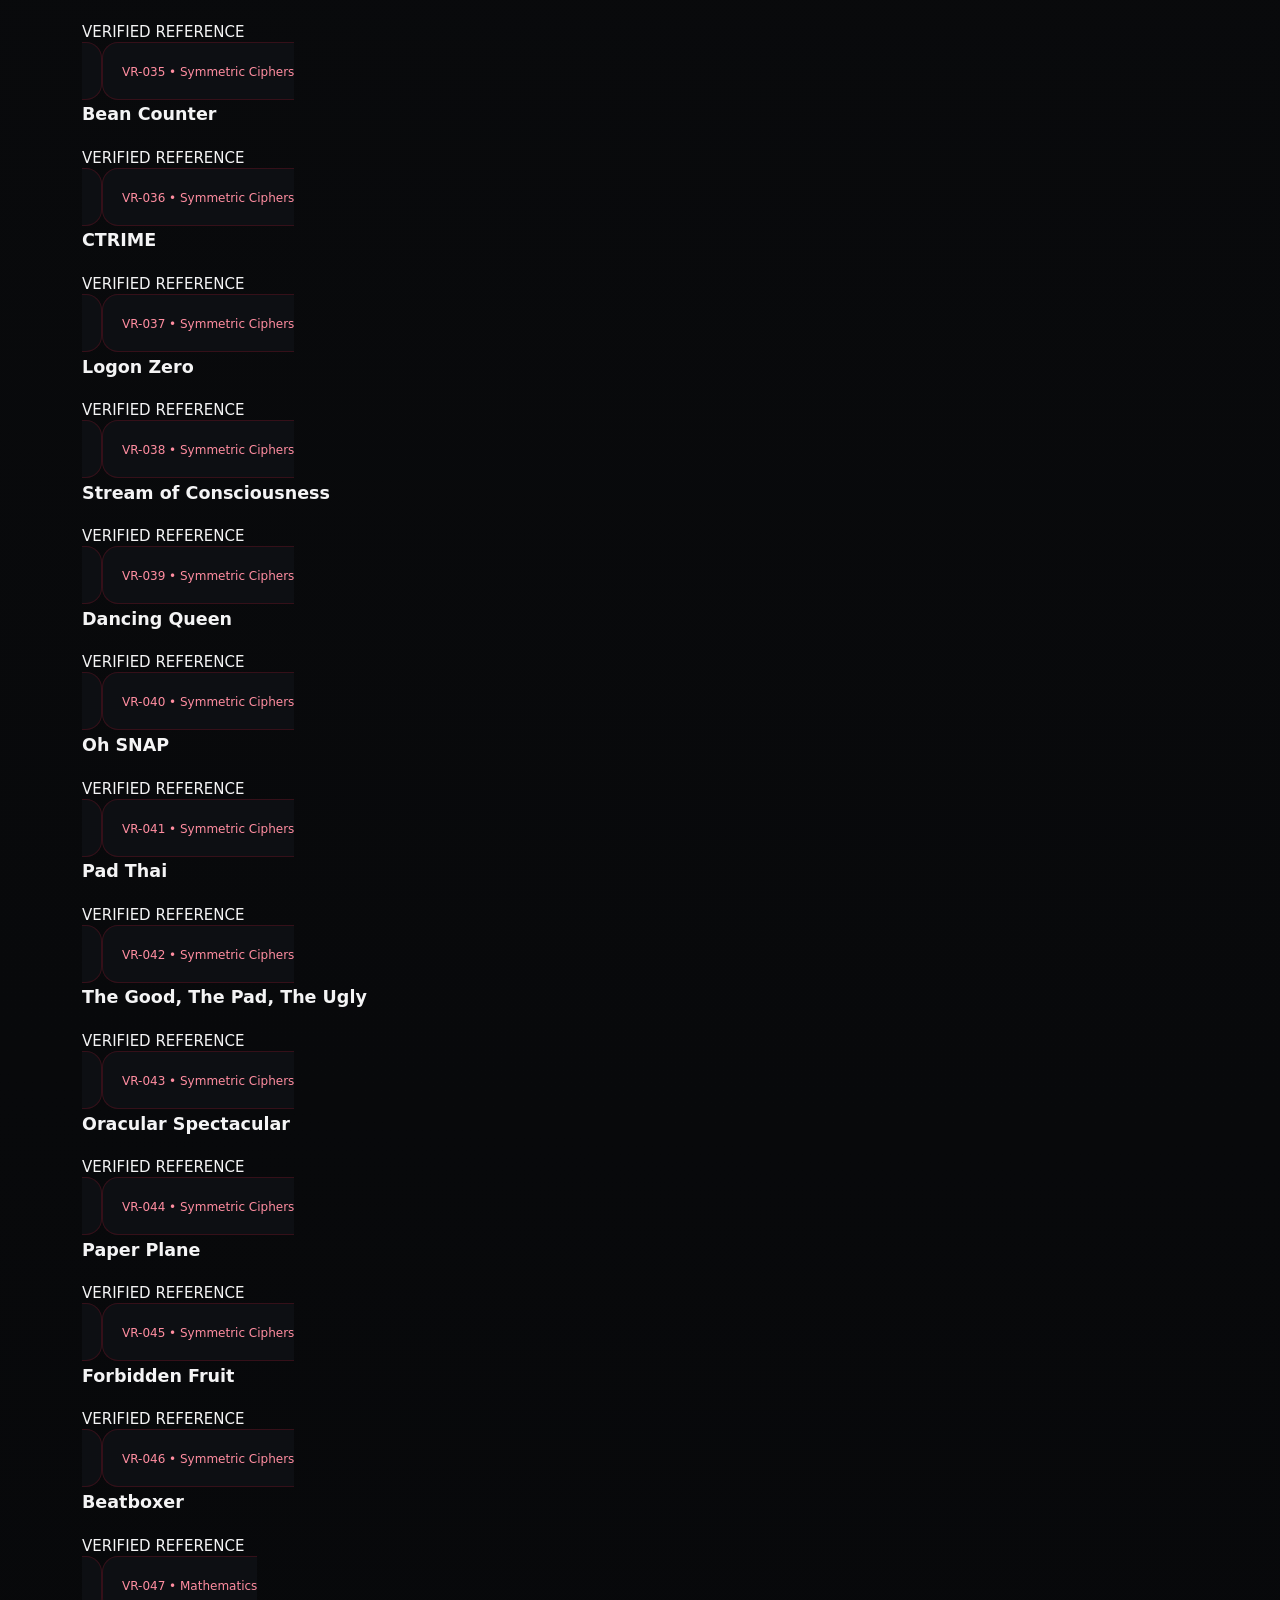
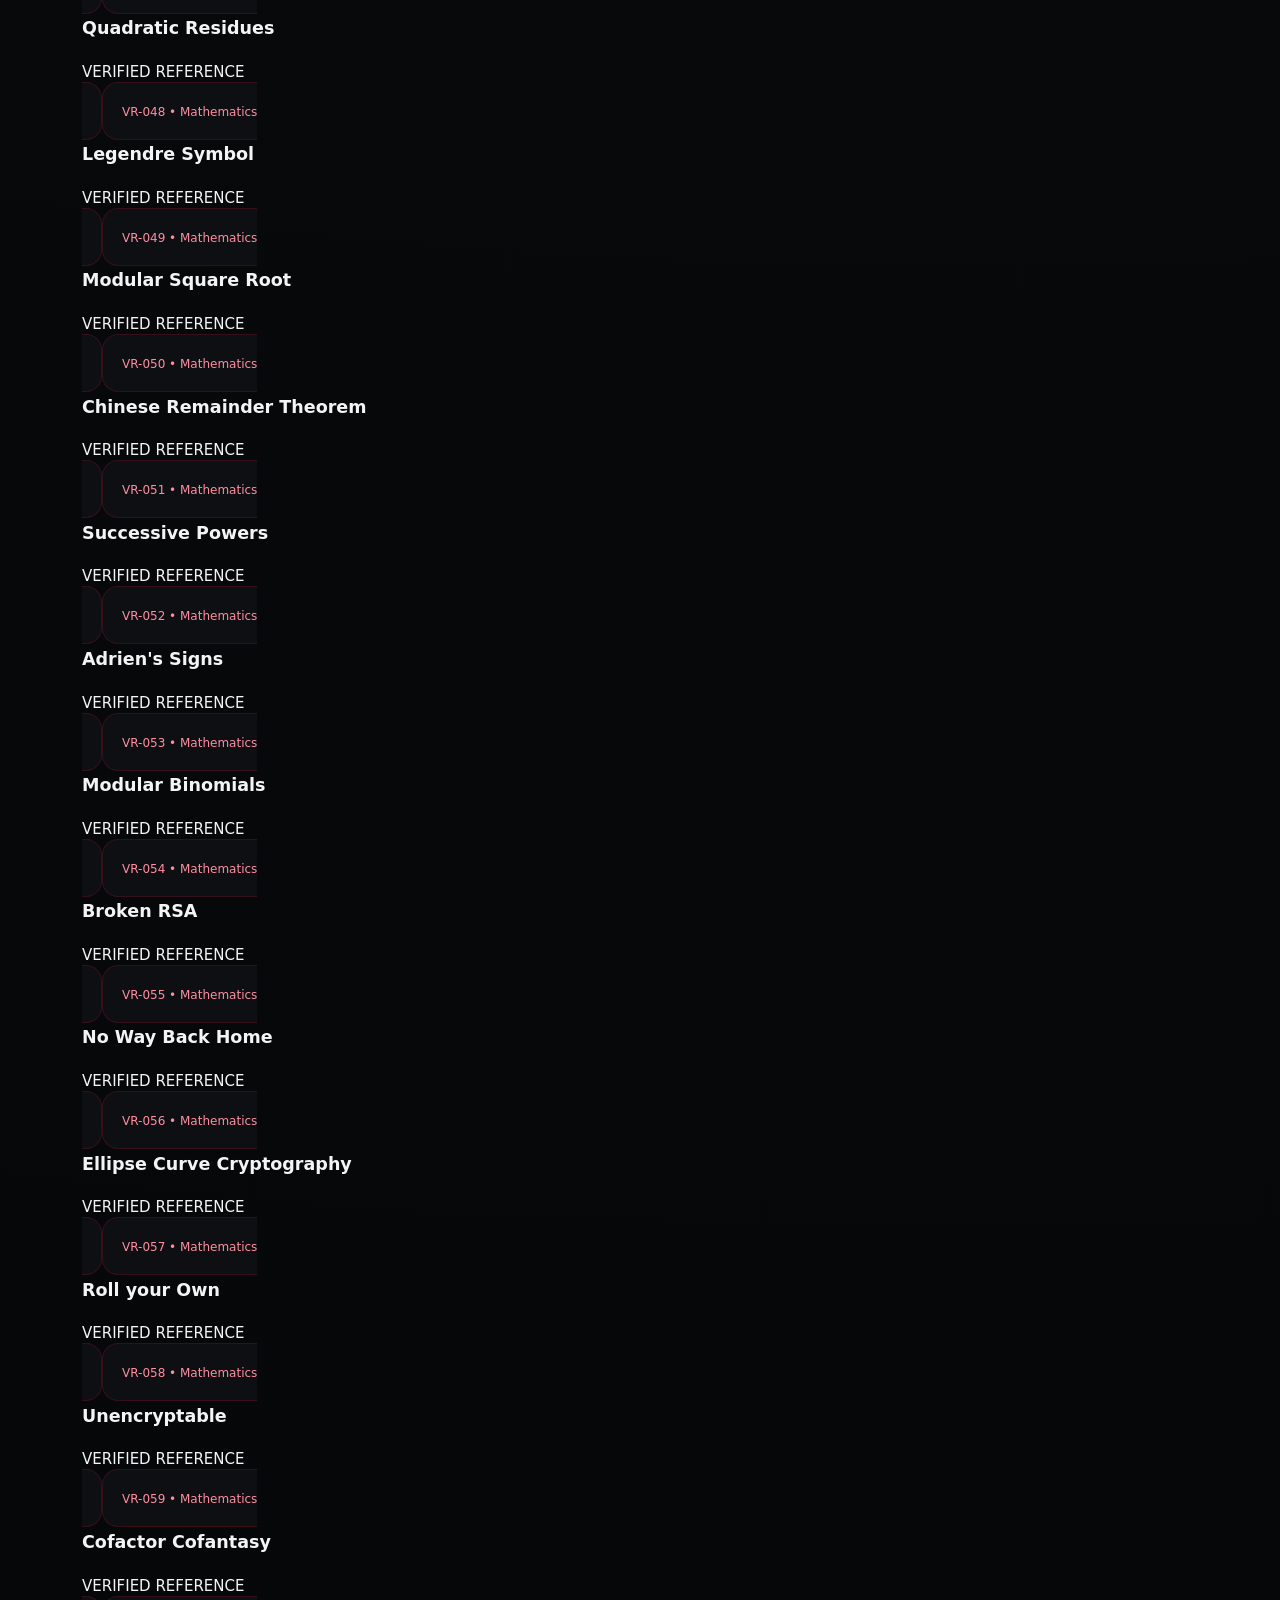
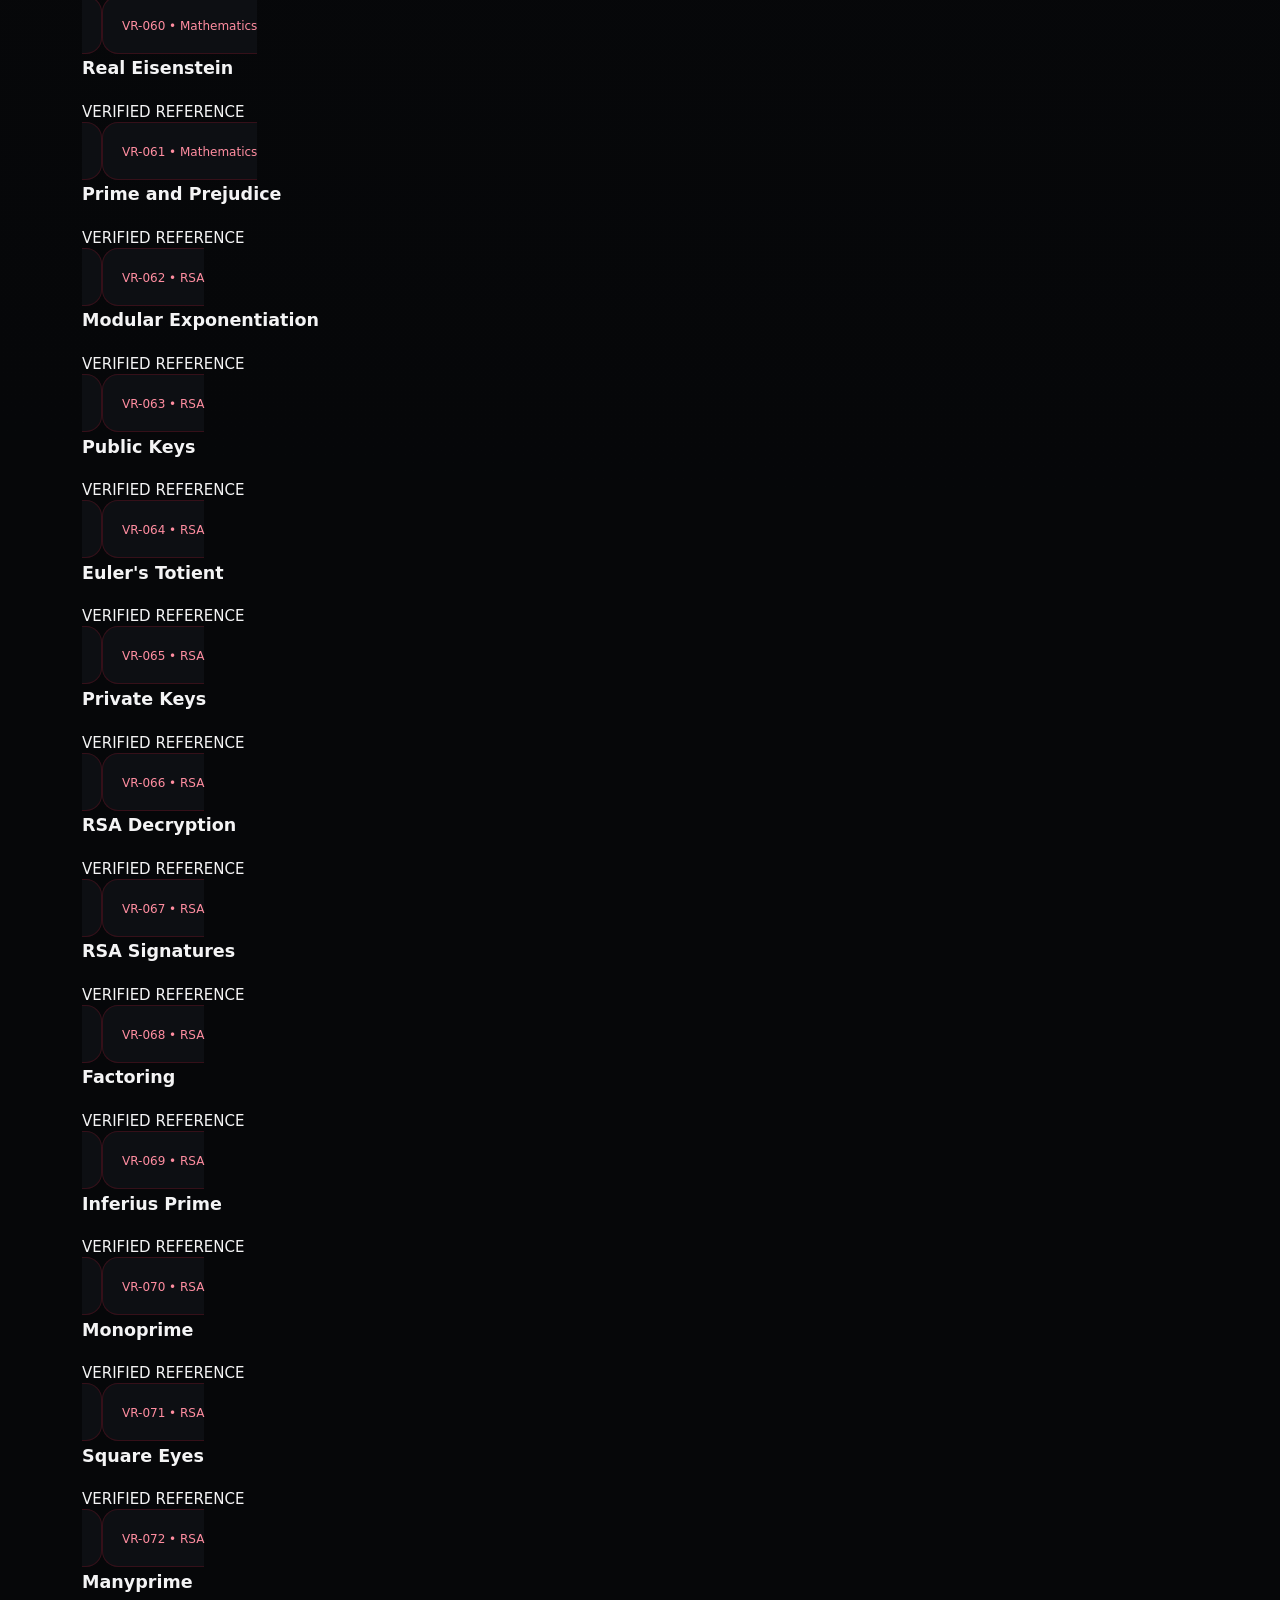
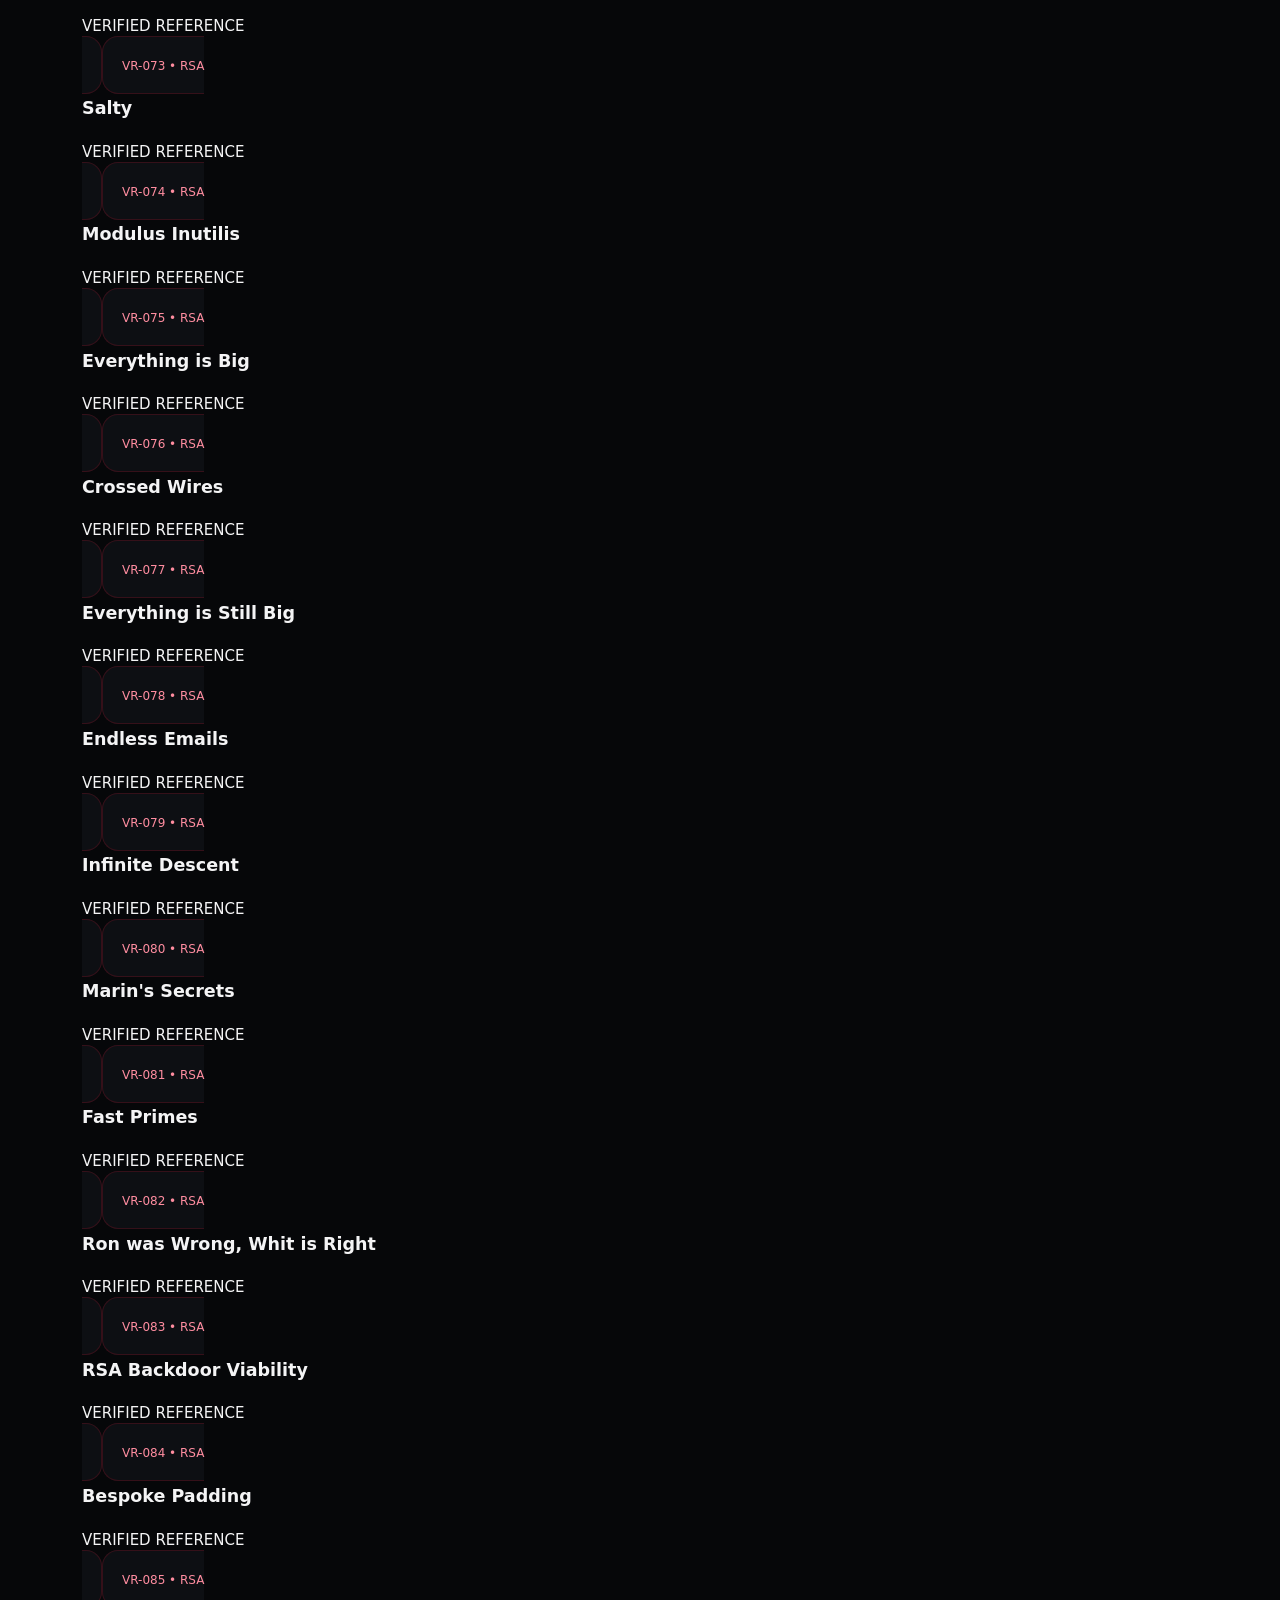
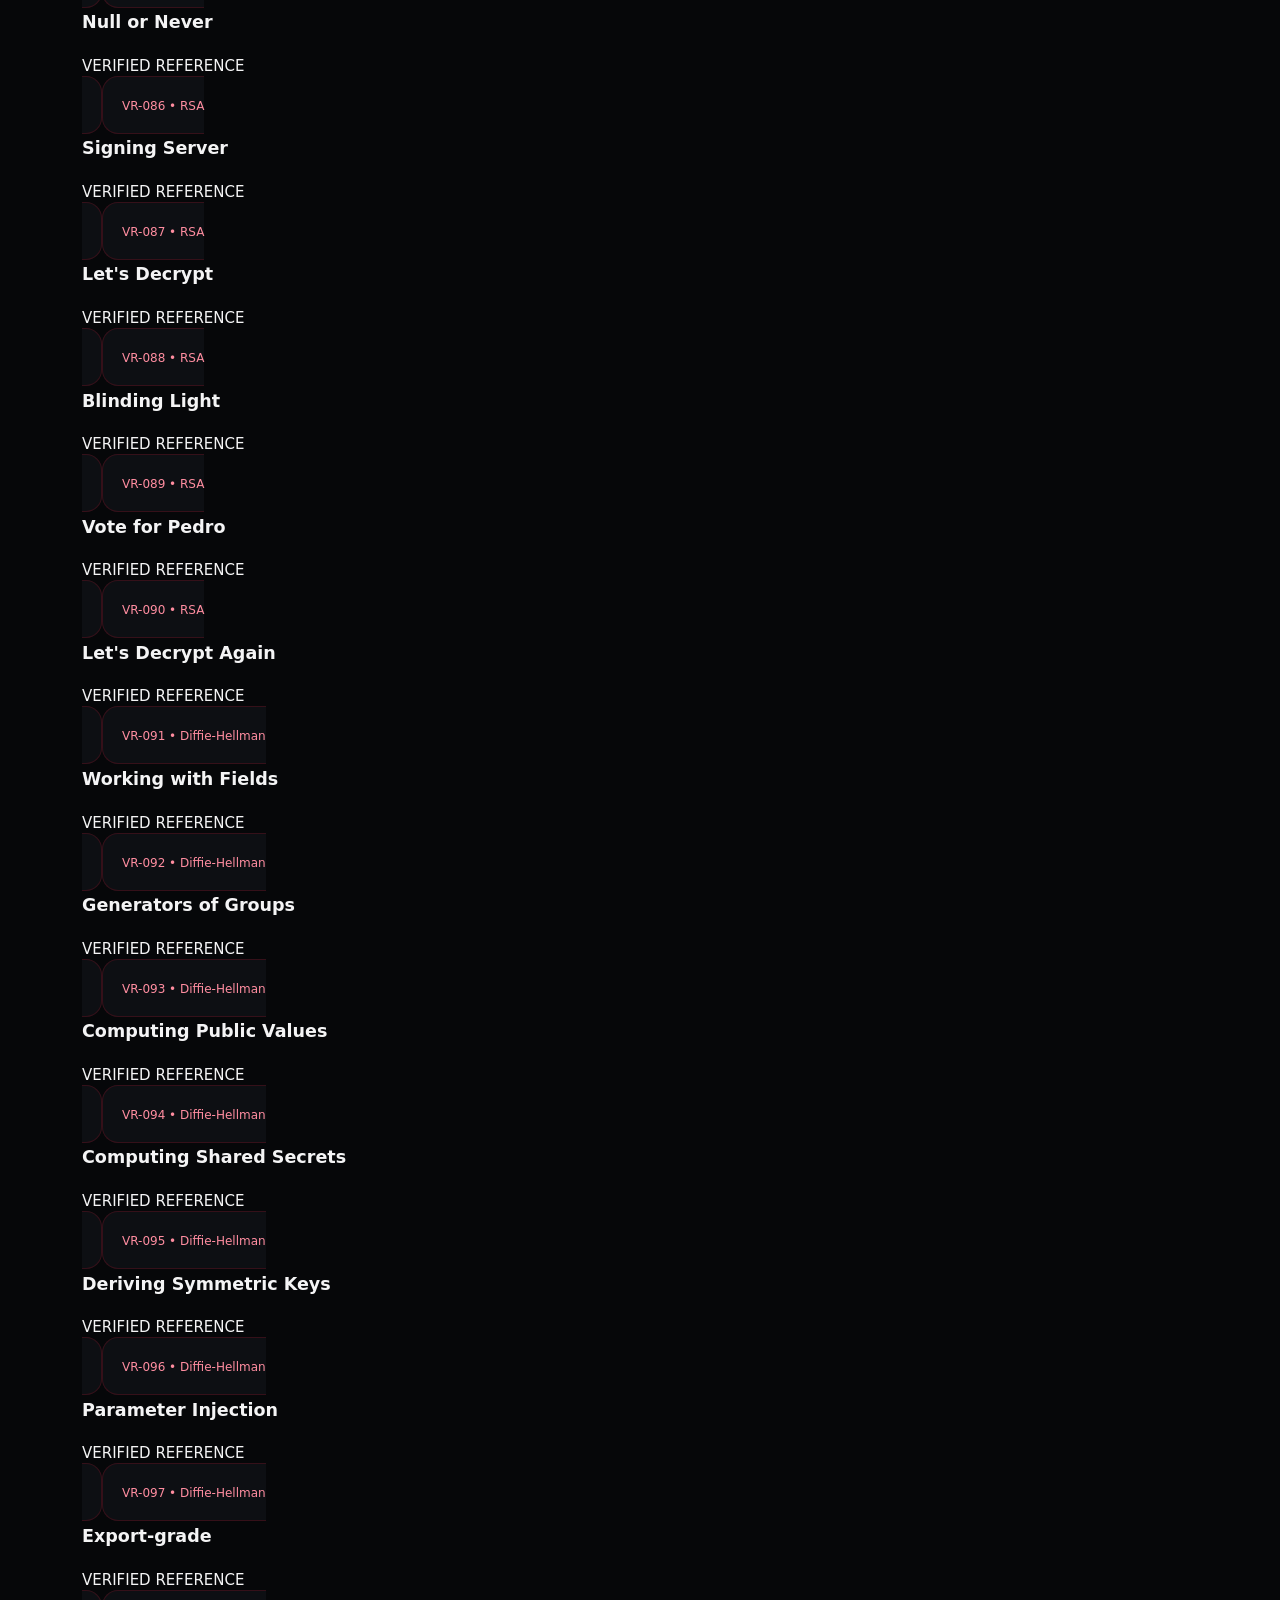
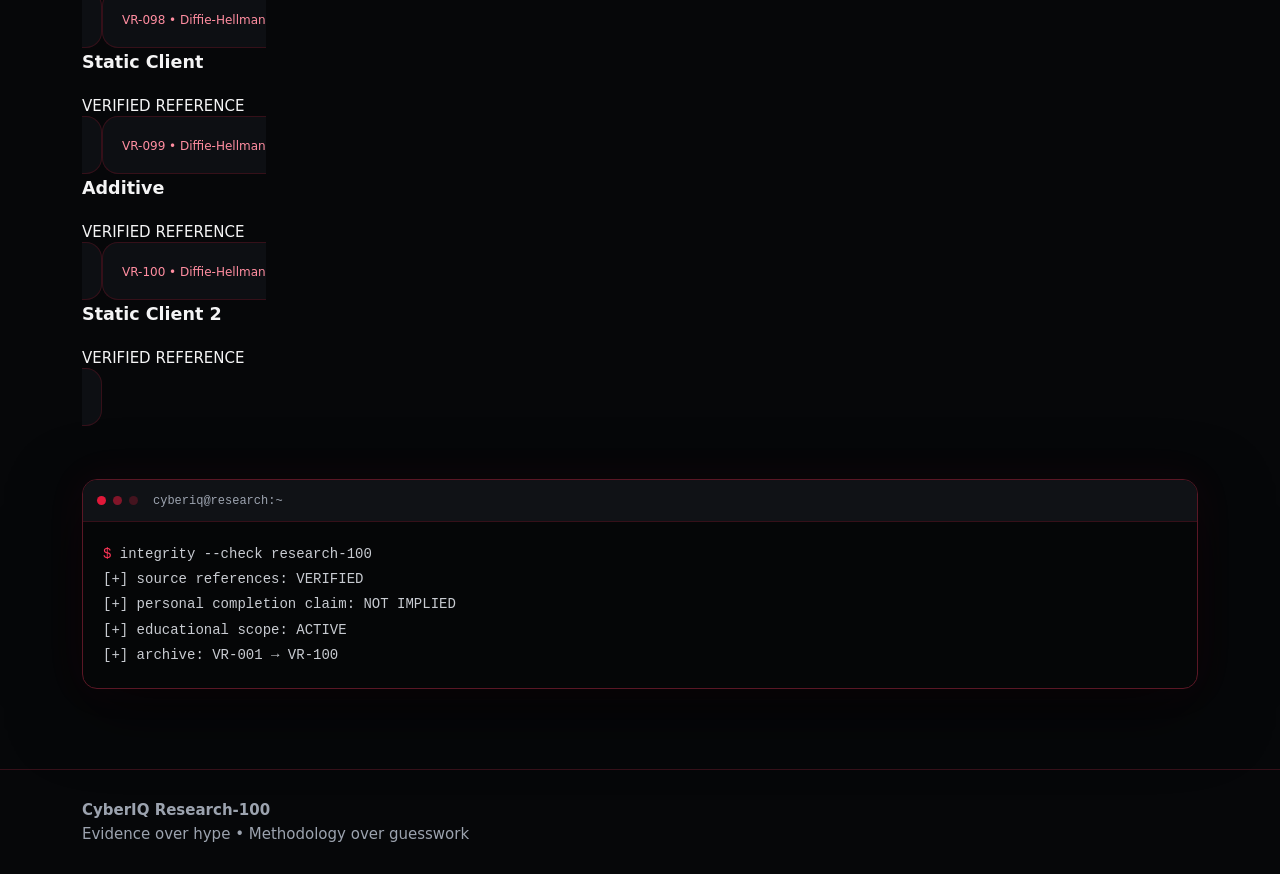
<file: cases/research-100/index.html>
<!doctype html><html lang="en"><head><meta charset="utf-8"><meta name="viewport" content="width=device-width,initial-scale=1"><meta name="theme-color" content="#060709"><meta name="description" content="CyberIQ Research-100 interactive archive of verified educational cryptography references."><title>CyberIQ Research-100 Archive</title><link rel="stylesheet" href="../../site/style.css"></head><body><nav><div class="wrap"><div class="brand"><img src="../../assets/IMG_20261003_025605_506.PNG" alt="CyberIQ"> CyberIQ</div><div class="navlinks"><a href="../../">Portfolio</a><a href="../../dashboard/">Dashboard</a><a href="README.md">Markdown Index</a></div></div></nav><div class="scanlines"></div><main class="wrap"><header class="case-hero"><div class="eyebrow">CYBERIQ // RESEARCH-100</div><h1>VERIFIED <span>CASE ARCHIVE</span></h1><p class="lead">100 source-aware educational case files. Search by title or ID and filter by cryptography track. A verified reference confirms source identity, not personal completion.</p><div class="case-meta"><span>100 / 100 INDEXED</span><span>CRYPTOHACK REFERENCES</span><span>EVIDENCE BOUNDARY: ACTIVE</span></div></header><section><div class="archive-controls"><input id="r100-search" type="search" placeholder="Search VR-001… title… track…" aria-label="Search Research-100"><div class="filters" id="r100-filters"><button class="active" data-rfilter="all">ALL</button><button data-rfilter="General">GENERAL</button><button data-rfilter="Symmetric Ciphers">SYMMETRIC</button><button data-rfilter="Mathematics">MATH</button><button data-rfilter="RSA">RSA</button><button data-rfilter="Diffie-Hellman">DH</button></div></div><div class="research-count"><strong id="r100-count">100</strong><span>VISIBLE CASE FILES</span></div><div id="r100-grid" class="research-case-grid"></div></section><section><div class="terminal"><div class="terminal-top"><span></span><span></span><span></span><b>cyberiq@research:~</b></div><pre><em>$</em> integrity --check research-100
[+] source references: VERIFIED
[+] personal completion claim: NOT IMPLIED
[+] educational scope: ACTIVE
[+] archive: VR-001 → VR-100</pre></div></section></main><footer><div class="wrap"><strong>CyberIQ Research-100</strong><br>Evidence over hype • Methodology over guesswork</div></footer><script src="archive.js"></script></body></html>
</file>
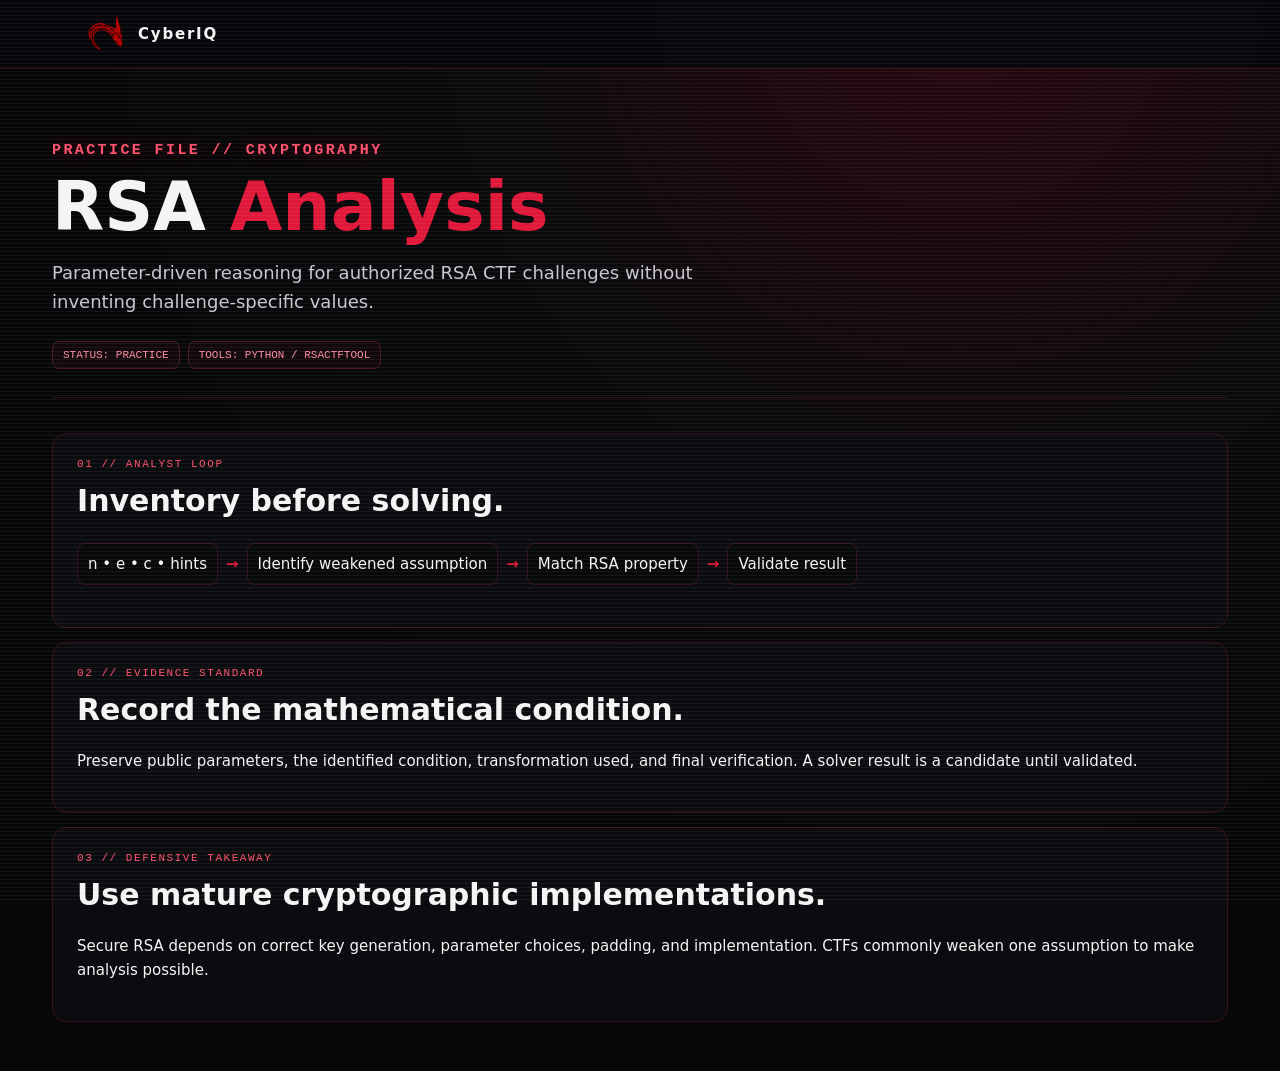
<file: cases/rsa-analysis/index.html>
<!doctype html><html><head><meta charset="utf-8"><meta name="viewport" content="width=device-width,initial-scale=1"><title>RSA Analysis // CyberIQ</title><link rel="stylesheet" href="../../site/style.css"></head><body><nav><div class="wrap"><a class="brand" href="../../"><img src="../../assets/IMG_20261003_025605_506.PNG" alt="CyberIQ"> CyberIQ</a></div></nav><div class="scanlines"></div><main class="wrap case-page"><header class="case-hero"><div class="eyebrow">PRACTICE FILE // CRYPTOGRAPHY</div><h1>RSA <span>Analysis</span></h1><p class="lead">Parameter-driven reasoning for authorized RSA CTF challenges without inventing challenge-specific values.</p><div class="case-meta"><span>STATUS: PRACTICE</span><span>TOOLS: PYTHON / RSACTFTOOL</span></div></header><section><div class="intel-block"><div class="block-id">01 // ANALYST LOOP</div><h2>Inventory before solving.</h2><div class="reasoning"><span>n • e • c • hints</span><b>→</b><span>Identify weakened assumption</span><b>→</b><span>Match RSA property</span><b>→</b><span>Validate result</span></div></div><div class="intel-block"><div class="block-id">02 // EVIDENCE STANDARD</div><h2>Record the mathematical condition.</h2><p>Preserve public parameters, the identified condition, transformation used, and final verification. A solver result is a candidate until validated.</p></div><div class="intel-block"><div class="block-id">03 // DEFENSIVE TAKEAWAY</div><h2>Use mature cryptographic implementations.</h2><p>Secure RSA depends on correct key generation, parameter choices, padding, and implementation. CTFs commonly weaken one assumption to make analysis possible.</p></div></section></main></body></html>
</file>
<file: site/style.css>
:root{--bg:#060709;--panel:#0e1014;--line:#351019;--red:#e01839;--red2:#7f1024;--text:#f4f4f5;--muted:#9ca3af}*{box-sizing:border-box}html{scroll-behavior:smooth}body{margin:0;background:radial-gradient(circle at 75% 0,#2a0710 0,#090a0c 34%,var(--bg) 62%);color:var(--text);font:15px system-ui,-apple-system,sans-serif;line-height:1.6}a{color:inherit;text-decoration:none}.wrap{max-width:1160px;margin:auto;padding:0 22px}nav{position:sticky;top:0;z-index:5;background:#07080be8;border-bottom:1px solid var(--line);backdrop-filter:blur(14px)}nav .wrap{height:68px;display:flex;align-items:center;justify-content:space-between}.brand{display:flex;gap:10px;align-items:center;font-weight:800}.brand img{width:46px}.navlinks{display:flex;gap:18px;color:var(--muted)}.hero{padding:90px 0 56px;display:grid;grid-template-columns:1.25fr .75fr;gap:32px;align-items:center}.eyebrow{color:#ff526d;text-transform:uppercase;letter-spacing:.16em;font-weight:800}.hero h1{font-size:clamp(42px,7vw,78px);line-height:.98;margin:14px 0}.hero h1 span{color:var(--red)}.lead{font-size:18px;color:#c6c8ce;max-width:720px}.actions{display:flex;gap:10px;flex-wrap:wrap;margin-top:25px}.btn{border:1px solid #5a1725;padding:10px 15px;border-radius:10px;background:#120b0e}.btn.primary{background:var(--red);border-color:var(--red);font-weight:800}.hero-logo{width:min(100%,390px);filter:drop-shadow(0 20px 55px #e0183935)}section{padding:35px 0}h2{font-size:30px;margin-bottom:8px}.section-sub{color:var(--muted);margin-bottom:22px}.grid{display:grid;grid-template-columns:repeat(auto-fit,minmax(220px,1fr));gap:14px}.card{background:#0e1014e8;border:1px solid var(--line);border-radius:16px;padding:19px}.card b{color:#ff526d}.metric{font-size:35px;font-weight:900;color:var(--red)}.chips{display:flex;gap:8px;flex-wrap:wrap}.chip{border:1px solid #4b1822;background:#130b0e;border-radius:999px;padding:6px 10px}.entry{display:block;transition:.2s}.entry:hover{transform:translateY(-3px);border-color:#8b1a30}.tag{font-size:12px;color:#ff8da0}.flow{font-family:ui-monospace,monospace;white-space:pre-wrap;background:#090a0d;border:1px solid var(--line);padding:18px;border-radius:14px;color:#d8d9dd}footer{margin-top:45px;border-top:1px solid var(--line);padding:28px 0;color:var(--muted)}@media(max-width:760px){.hero{grid-template-columns:1fr;padding-top:58px}.hero-logo{max-width:280px}.navlinks{display:none}}\n::selection{background:#e01839;color:#fff}.card{transition:transform .2s,border-color .2s,box-shadow .2s}.card:hover{box-shadow:0 18px 55px #0007}.btn{transition:transform .18s,filter .18s}.btn:hover{transform:translateY(-2px);filter:brightness(1.15)}.navlinks a:hover{color:#fff}.metric{font-variant-numeric:tabular-nums}\n
body:before{content:"";position:fixed;inset:0;pointer-events:none;background:linear-gradient(90deg,transparent 49.8%,#e0183908 50%,transparent 50.2%),linear-gradient(0deg,transparent 49.8%,#e0183906 50%,transparent 50.2%);background-size:44px 44px;mask-image:linear-gradient(to bottom,#000,transparent 75%)}
.scanlines{position:fixed;inset:0;pointer-events:none;z-index:20;opacity:.055;background:repeating-linear-gradient(0deg,#fff 0,#fff 1px,transparent 1px,transparent 4px)}
.brand{letter-spacing:.12em}.eyebrow{font-family:ui-monospace,monospace;text-shadow:0 0 18px #e0183977}.hero h1{letter-spacing:-.045em;text-shadow:0 0 42px #e0183920}.hero-logo{animation:pulseGlow 4s ease-in-out infinite}.card{position:relative;overflow:hidden}.card:before{content:"";position:absolute;inset:0;background:linear-gradient(120deg,transparent 30%,#e0183909,transparent 70%);transform:translateX(-100%);transition:.6s}.card:hover:before{transform:translateX(100%)}.terminal{border:1px solid #5a1725;background:#050607;border-radius:15px;box-shadow:0 22px 70px #0008,0 0 40px #e0183910;overflow:hidden}.terminal-top{height:42px;background:#101216;border-bottom:1px solid #351019;display:flex;align-items:center;gap:7px;padding:0 14px}.terminal-top span{width:9px;height:9px;border-radius:50%;background:#e01839}.terminal-top span:nth-child(2){opacity:.55}.terminal-top span:nth-child(3){opacity:.25}.terminal-top b{margin-left:8px;font:12px ui-monospace,monospace;color:#9ca3af}.terminal pre{margin:0;padding:20px;overflow:auto;color:#c8cbd1;font:14px/1.8 ui-monospace,monospace}.terminal em{color:#ff3658;font-style:normal}@keyframes pulseGlow{50%{filter:drop-shadow(0 20px 75px #e0183970);transform:translateY(-4px)}}@media(prefers-reduced-motion:reduce){*{scroll-behavior:auto!important}.hero-logo{animation:none}}

.brand img{object-fit:contain;border-radius:8px}.hero-logo{aspect-ratio:1/1;object-fit:contain;border-radius:28px;mix-blend-mode:screen}.hero-logo:hover{filter:drop-shadow(0 24px 95px #e0183999)}@media(max-width:760px){.hero-logo{justify-self:center}}

.section-head{display:flex;align-items:end;justify-content:space-between;gap:20px}.status{font:12px ui-monospace,monospace;color:#b8bbc2;border:1px solid #351019;background:#0b0c0f;padding:8px 11px;border-radius:999px;white-space:nowrap}.status i{display:inline-block;width:7px;height:7px;border-radius:50%;background:#e01839;box-shadow:0 0 14px #e01839;margin-right:7px;animation:statusPulse 1.8s infinite}.cap-grid{display:grid;grid-template-columns:repeat(3,1fr);gap:12px}.cap{min-height:145px;padding:18px;border:1px solid #45121d;background:linear-gradient(145deg,#111216,#090a0d);border-radius:14px;display:flex;flex-direction:column;justify-content:flex-end;position:relative;overflow:hidden}.cap:after{content:"";position:absolute;right:-25px;top:-25px;width:90px;height:90px;border:1px solid #e0183925;transform:rotate(45deg)}.cap span{font:11px ui-monospace,monospace;letter-spacing:.15em;color:#ff526d;margin-bottom:auto}.cap strong{font-size:18px}.cap small{color:#8f949e;margin-top:4px}.cap.muted{opacity:.55;border-style:dashed}.cap:not(.muted):hover{border-color:#e01839;box-shadow:inset 0 0 30px #e0183908,0 12px 40px #0008}.section-head h2{margin-top:5px}@keyframes statusPulse{50%{opacity:.35;box-shadow:0 0 4px #e01839}}@media(max-width:760px){.section-head{align-items:flex-start;flex-direction:column}.cap-grid{grid-template-columns:1fr}.status{white-space:normal}}

.case-page{max-width:1220px}.case-hero{padding:70px 0 28px;border-bottom:1px solid #351019}.case-hero h1{font-size:clamp(38px,6vw,68px);line-height:1;margin:10px 0}.case-hero h1 span{color:#e01839}.case-meta{display:flex;gap:8px;flex-wrap:wrap;margin-top:24px}.case-meta span{font:11px ui-monospace,monospace;border:1px solid #4b1822;background:#11090c;padding:7px 10px;border-radius:7px;color:#ff8da0}.intel-grid{display:grid;grid-template-columns:210px 1fr;gap:28px}.case-index{position:sticky;top:95px;align-self:start;display:flex;flex-direction:column;border-left:2px solid #e01839;padding-left:14px;font:12px ui-monospace,monospace}.case-index b{color:#ff526d;margin-bottom:12px}.case-index a{padding:7px 0;color:#8f949e}.case-index a:hover{color:#fff}.intel-block{margin-bottom:14px;border:1px solid #351019;background:#0b0c0f;padding:24px;border-radius:14px}.block-id{font:11px ui-monospace,monospace;letter-spacing:.14em;color:#ff526d}.intel-block h2{margin:7px 0 12px}.evidence-row{display:flex;justify-content:space-between;gap:20px;border-top:1px solid #231016;padding:10px 0;color:#999}.evidence-row code{color:#eee;text-align:right}.evidence{background:#030405;border:1px solid #4b1822;border-left:3px solid #e01839;border-radius:9px;padding:18px;overflow:auto;color:#d6d7da}.evidence em{color:#ff526d;font-style:normal}.confidence{font:11px ui-monospace,monospace;color:#ff8da0}.reasoning{display:flex;align-items:center;gap:8px;flex-wrap:wrap;margin:18px 0}.reasoning span{padding:8px 10px;border:1px solid #351019;background:#08090b;border-radius:8px}.reasoning b{color:#e01839}.verdict{margin-top:20px;border:1px solid #e01839;background:#e018390b;padding:13px;border-radius:9px;color:#ff8da0;font:11px ui-monospace,monospace;letter-spacing:.06em}@media(max-width:760px){.intel-grid{grid-template-columns:1fr}.case-index{position:static;flex-direction:row;overflow:auto;border-left:0;border-bottom:2px solid #e01839;padding:0 0 10px;gap:14px}.case-index b{display:none}.case-index a{white-space:nowrap}.evidence-row{flex-direction:column;gap:2px}.evidence-row code{text-align:left}}

.timeline{position:relative;margin-top:22px}.timeline:before{content:"";position:absolute;left:8px;top:8px;bottom:8px;width:1px;background:linear-gradient(#e01839,#351019)}.timeline a{display:grid;grid-template-columns:18px 1fr;gap:17px;padding:0 0 24px;position:relative}.timeline i{width:17px;height:17px;border-radius:50%;border:2px solid #e01839;background:#060709;box-shadow:0 0 16px #e0183955;z-index:1}.timeline div{border:1px solid #351019;background:#0b0c0f;border-radius:12px;padding:14px 16px;transition:.2s}.timeline a:hover div{border-color:#e01839;transform:translateX(4px)}.timeline span{display:block;font:10px ui-monospace,monospace;letter-spacing:.13em;color:#ff526d}.timeline strong{display:block;font-size:17px;margin-top:4px}.timeline small{color:#8f949e}

.archive-controls{display:flex;justify-content:space-between;gap:14px;margin:18px 0 22px;flex-wrap:wrap}.archive-controls input{flex:1;min-width:240px;background:#07080a;border:1px solid #351019;color:#fff;padding:12px 14px;border-radius:10px;outline:none}.archive-controls input:focus{border-color:#e01839;box-shadow:0 0 0 3px #e0183915}.filters{display:flex;gap:6px;flex-wrap:wrap}.filters button{cursor:pointer;background:#0c0d10;border:1px solid #351019;color:#9297a1;border-radius:8px;padding:8px 11px;font:11px ui-monospace,monospace}.filters button.active,.filters button:hover{background:#e01839;color:#fff;border-color:#e01839}.entry[hidden]{display:none}.skill-matrix{display:grid;grid-template-columns:repeat(auto-fit,minmax(235px,1fr));gap:10px}.skill{display:flex;align-items:center;gap:12px;text-align:left;color:#e9eaed;background:#0b0c0f;border:1px solid #351019;padding:14px;border-radius:11px;font-weight:650}.skill span{color:#e01839;font:11px ui-monospace,monospace}.skill:hover{border-color:#e01839}.arsenal-title{margin:28px 0 12px}.tool-arsenal{display:flex;flex-wrap:wrap;gap:8px}.tool-chip{font:12px ui-monospace,monospace;border:1px solid #351019;background:#08090b;padding:8px 11px;border-radius:8px;color:#c7cad0}.trust-grid{display:grid;grid-template-columns:repeat(4,1fr);gap:10px}.trust-grid>div{border-top:2px solid #e01839;background:#0b0c0f;padding:18px}.trust-grid b{display:block;color:#e01839;font:11px ui-monospace,monospace}.trust-grid strong{display:block;font-size:17px;margin:8px 0}.trust-grid p{color:#9297a1;margin:0}.to-top{position:fixed;right:20px;bottom:20px;width:42px;height:42px;border-radius:50%;border:1px solid #e01839;background:#0b0c0fee;color:#fff;cursor:pointer;opacity:0;pointer-events:none;transform:translateY(10px);transition:.2s;z-index:30}.to-top.show{opacity:1;pointer-events:auto;transform:none}@media(max-width:850px){.trust-grid{grid-template-columns:1fr 1fr}}@media(max-width:520px){.trust-grid{grid-template-columns:1fr}.archive-controls{display:block}.filters{margin-top:10px}}

.cmd-open{margin-left:auto;margin-right:16px;border:1px solid #351019;background:#0b0c0f;color:#aeb2bb;border-radius:8px;padding:6px 10px;font:11px ui-monospace,monospace;cursor:pointer}.cmd-open:hover{border-color:#e01839;color:#fff}.command-palette{position:fixed;inset:0;z-index:100;background:#000b;backdrop-filter:blur(10px);padding:12vh 18px}.command-box{max-width:650px;margin:auto;background:#090a0d;border:1px solid #5a1725;border-radius:16px;box-shadow:0 30px 120px #000,0 0 50px #e0183918;overflow:hidden}.command-head{display:flex;justify-content:space-between;padding:13px 15px;border-bottom:1px solid #351019;color:#ff526d;font:11px ui-monospace,monospace;letter-spacing:.1em}.command-head kbd{color:#999;background:#14161a;border:1px solid #333;padding:2px 6px;border-radius:5px}.command-box input{width:100%;border:0;border-bottom:1px solid #351019;background:#050607;color:#fff;padding:18px;font-size:17px;outline:none}.command-results{max-height:390px;overflow:auto;padding:8px}.command-results a{display:flex;justify-content:space-between;gap:20px;padding:11px 12px;border-radius:8px}.command-results a:hover{background:#e0183912}.command-results small{color:#ff526d;font:11px ui-monospace,monospace}.command-results p{color:#8f949e;padding:10px}.modal-open{overflow:hidden}@media(max-width:760px){.cmd-open{margin-left:auto;margin-right:0}.command-palette{padding-top:7vh}}

.lab-grid{display:grid;gap:9px}.lab{border:1px solid #351019;background:#0b0c0f;border-radius:12px;overflow:hidden}.lab summary{list-style:none;cursor:pointer;display:grid;grid-template-columns:55px 1fr auto;gap:12px;align-items:center;padding:14px 16px}.lab summary::-webkit-details-marker{display:none}.lab summary:hover{background:#e0183908}.lab-id{font:11px ui-monospace,monospace;color:#e01839}.lab summary b{display:block}.lab summary small{display:block;color:#8f949e}.lab summary em{font:10px ui-monospace,monospace;color:#ff8da0;font-style:normal}.lab-body{border-top:1px solid #351019;padding:16px 82px}.lab-body h4{color:#ff526d;margin:12px 0 4px;font:11px ui-monospace,monospace;letter-spacing:.1em}.lab-body p{margin:0;color:#c8cbd1}.lab-note{margin-top:16px;padding:9px;border-left:2px solid #e01839;background:#e0183908;color:#8f949e;font-size:12px}@media(max-width:600px){.lab summary{grid-template-columns:42px 1fr}.lab summary em{grid-column:2}.lab-body{padding:15px}}
\n:focus-visible{outline:3px solid var(--red);outline-offset:3px}.cmd-open,.filters button,.skill,.to-top{min-height:44px}@media(max-width:760px){body{font-size:16px}.wrap{padding-left:16px;padding-right:16px}.hero h1{font-size:clamp(36px,12vw,56px)}.card{padding:16px}.actions .btn{flex:1 1 180px;text-align:center}}@media(prefers-reduced-motion:reduce){*,*:before,*:after{animation-duration:.01ms!important;animation-iteration-count:1!important;transition-duration:.01ms!important}}\n
</file>
